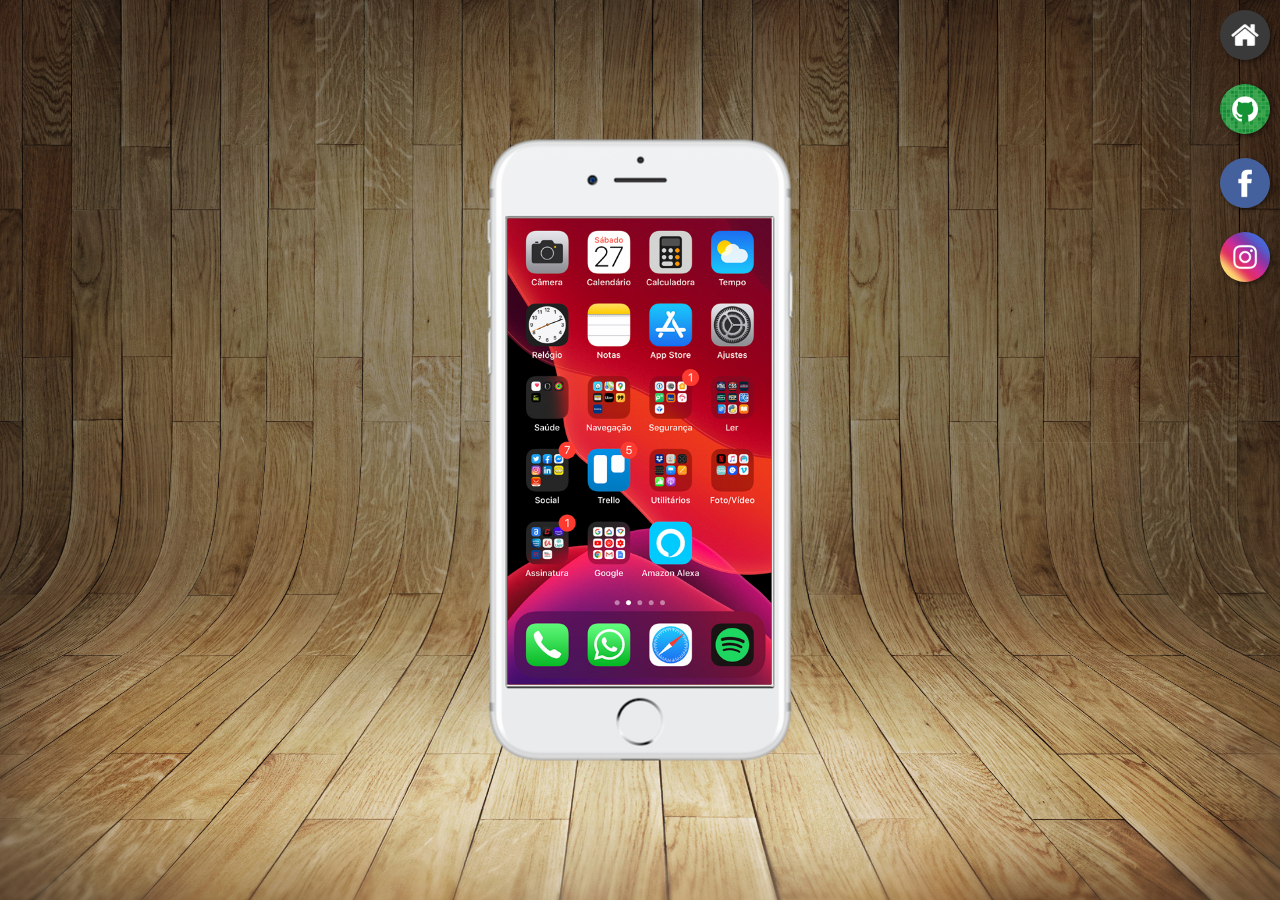
<file: index.html>
<!DOCTYPE html>
<html lang="pt-br">
<head>
    <meta charset="UTF-8">
    <meta name="viewport" content="width=device-width, initial-scale=1.0">
    <title>Projeto Redes Sociais</title>
    <link rel="shortcut icon" href="favicon.ico" type="image/x-icon">
    <link rel="stylesheet" href="estilos/style.css">
</head>
<body>
    <main>
        <section id="telefone">
            <iframe src="home.html" name="tela" id="tela">
                Seu navegador não é compatível com isso
            </iframe>
        </section>

        <section id="redes_sociais">
            <a href="home.html" target="tela">
                <img src="imagens/logo-home.jpg" alt="">
            </a> <br>
            <a href="github.html" target="tela">
                <img src="imagens/logo-github.jpg" alt="">
            </a> <br>
            <a href="facebook.html" target="tela">
                <img src="imagens/logo-facebook.jpg" alt="">
            </a> <br>
            <a href="instagram.html" target="tela">
                <img src="imagens/logo-instagram.jpg" alt="">
            </a> <br>
        </section>
    </main>
</body>
</html>
</file>
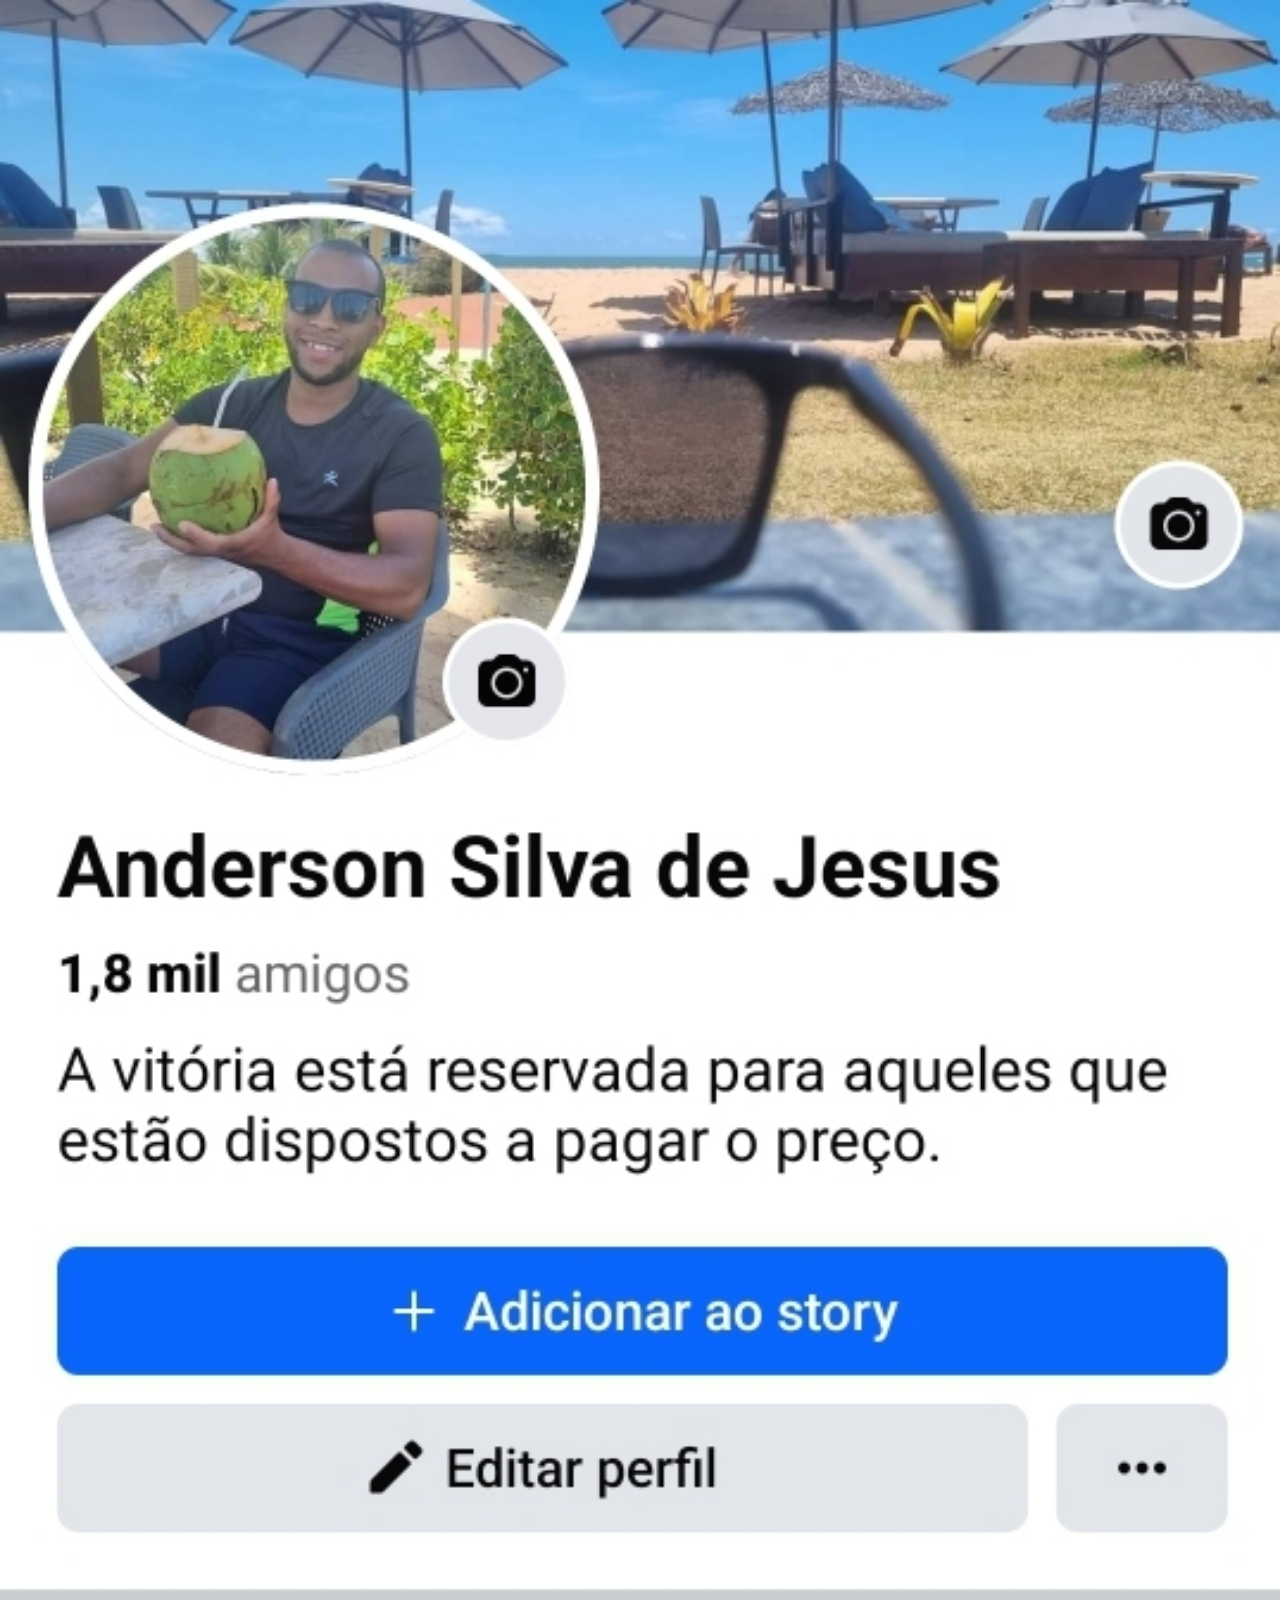
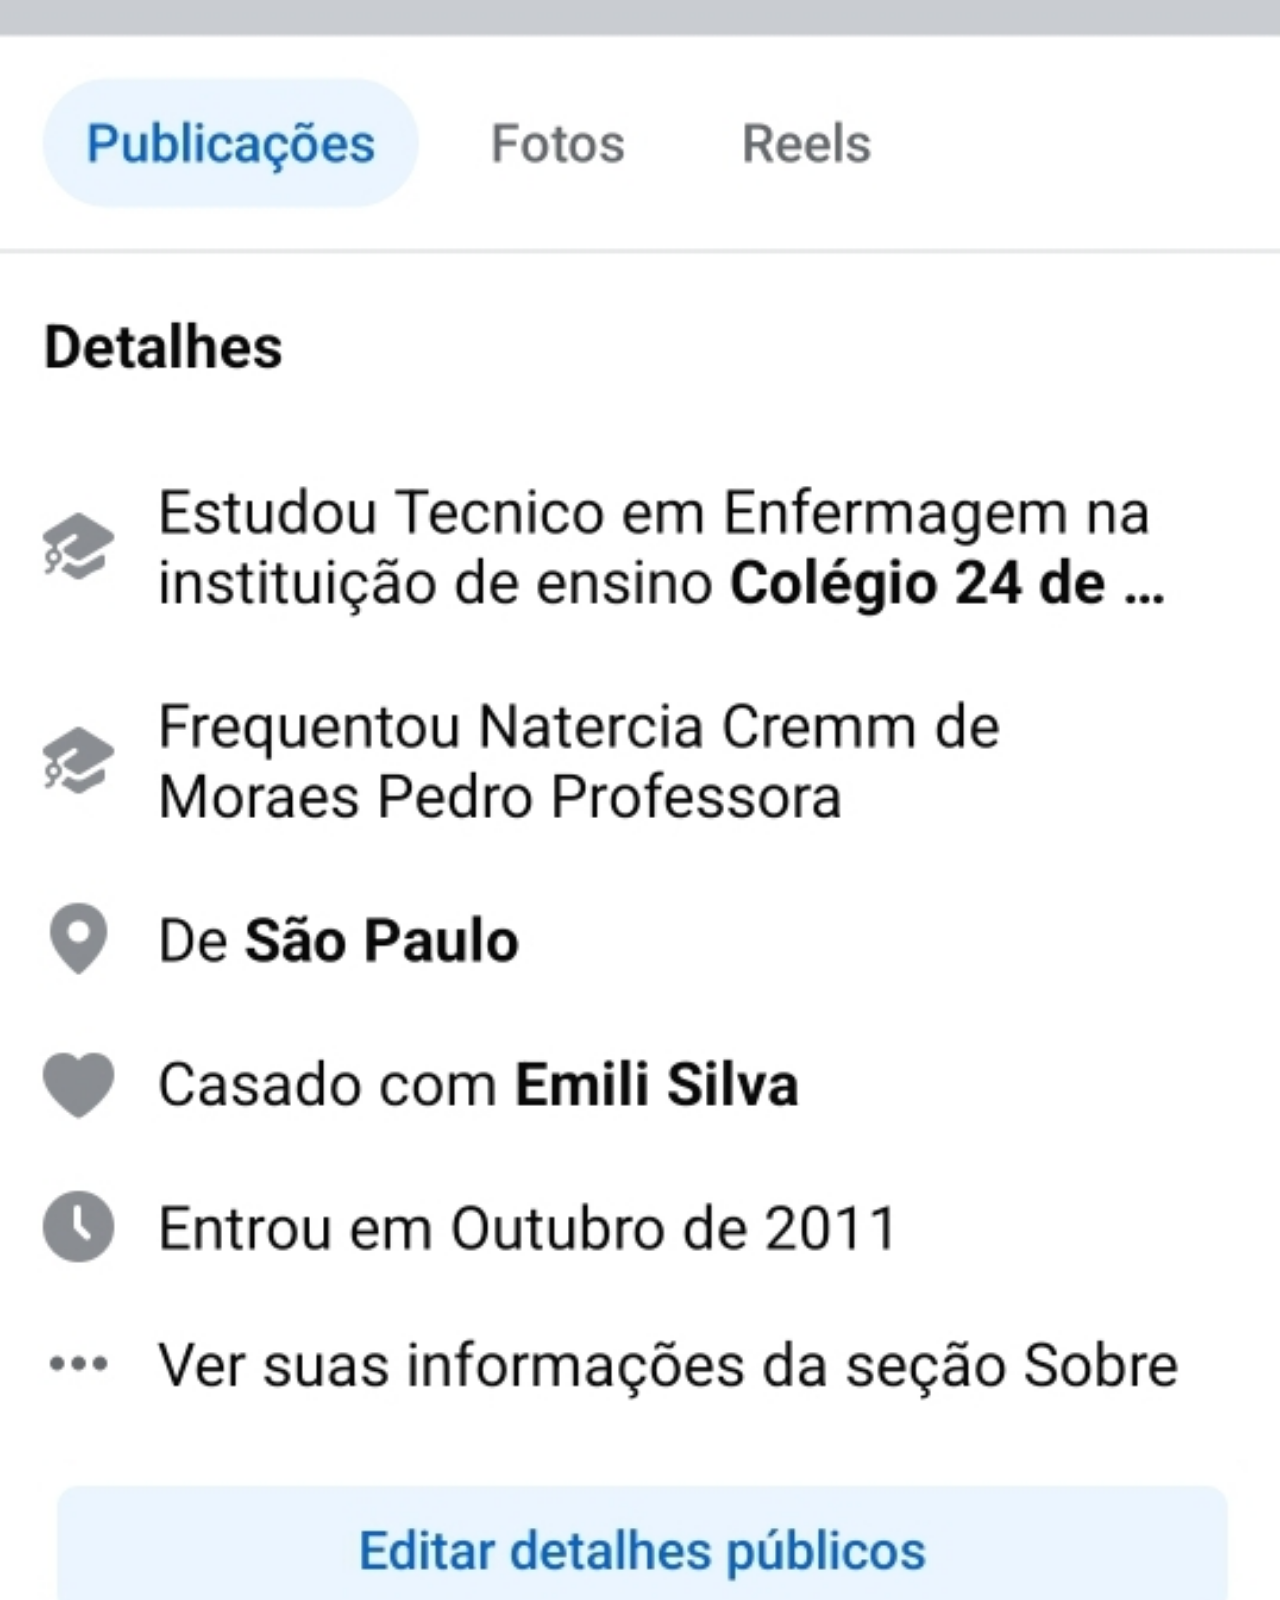
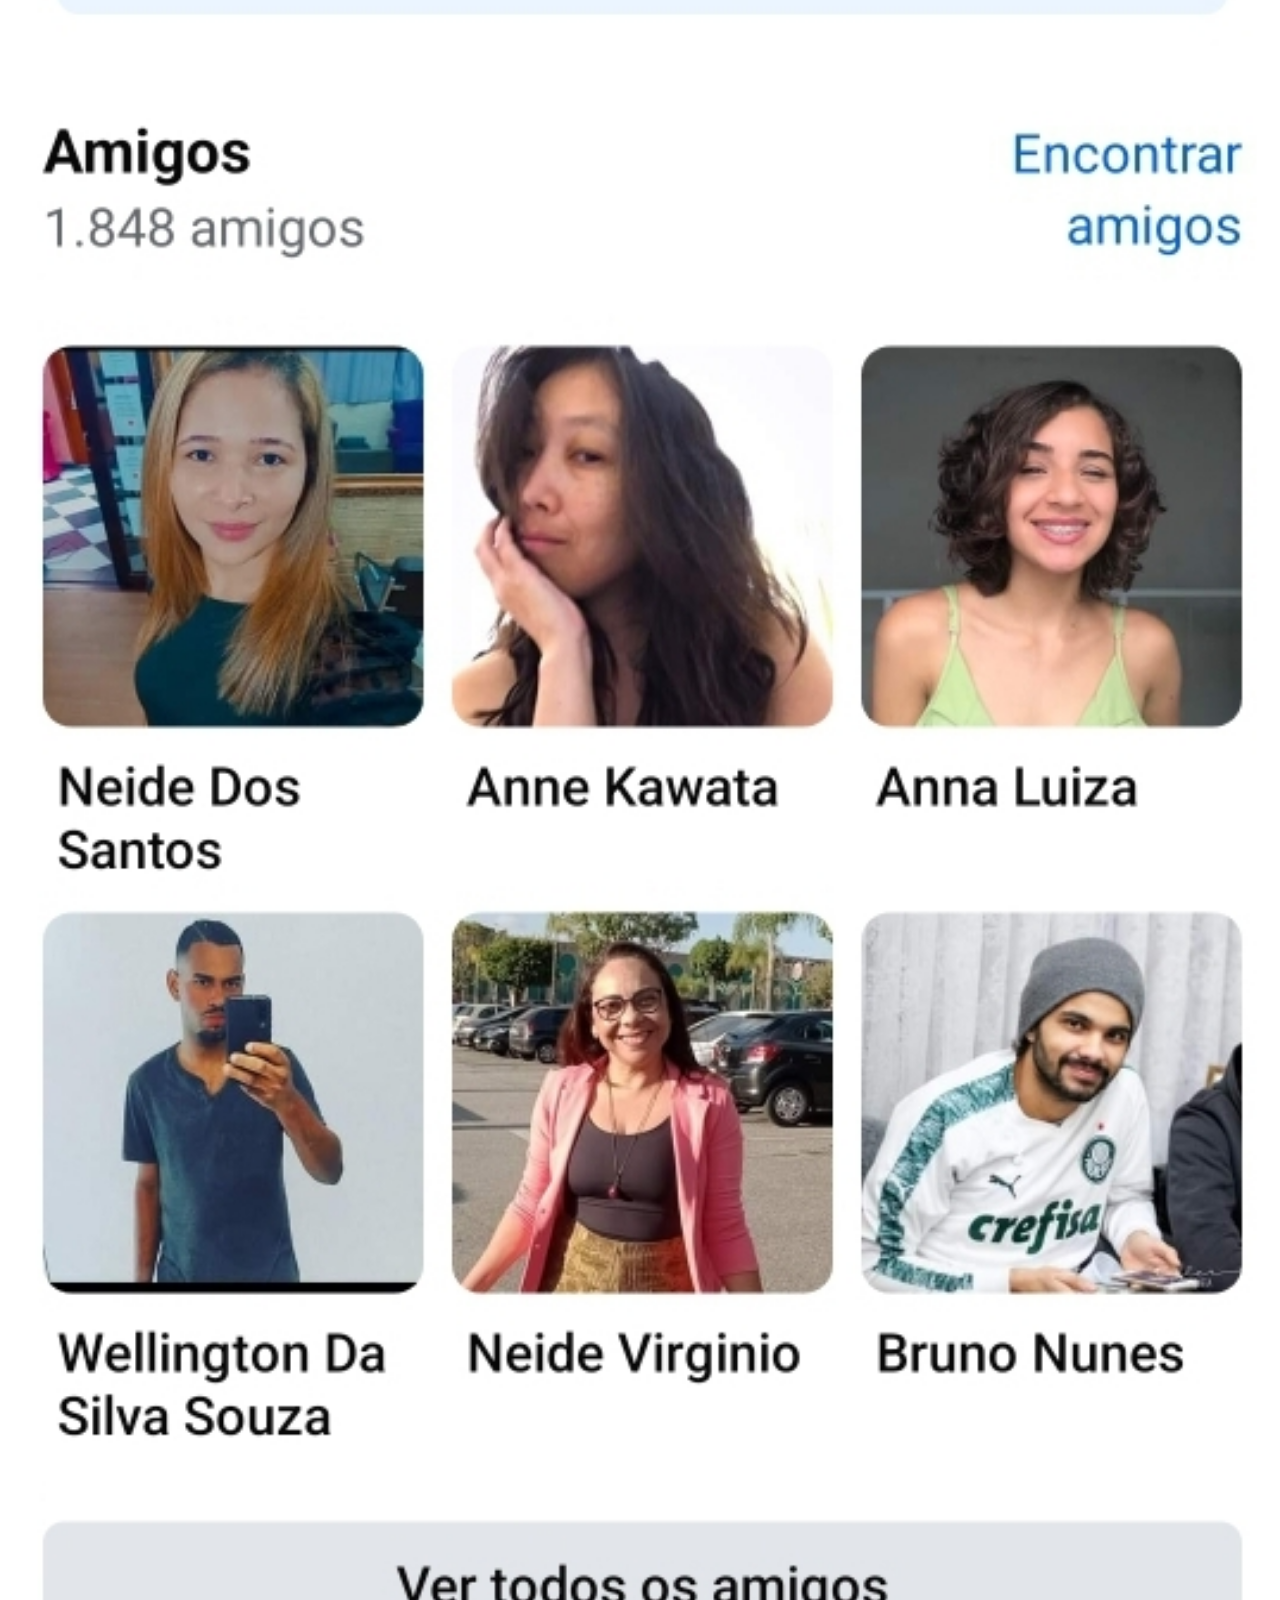
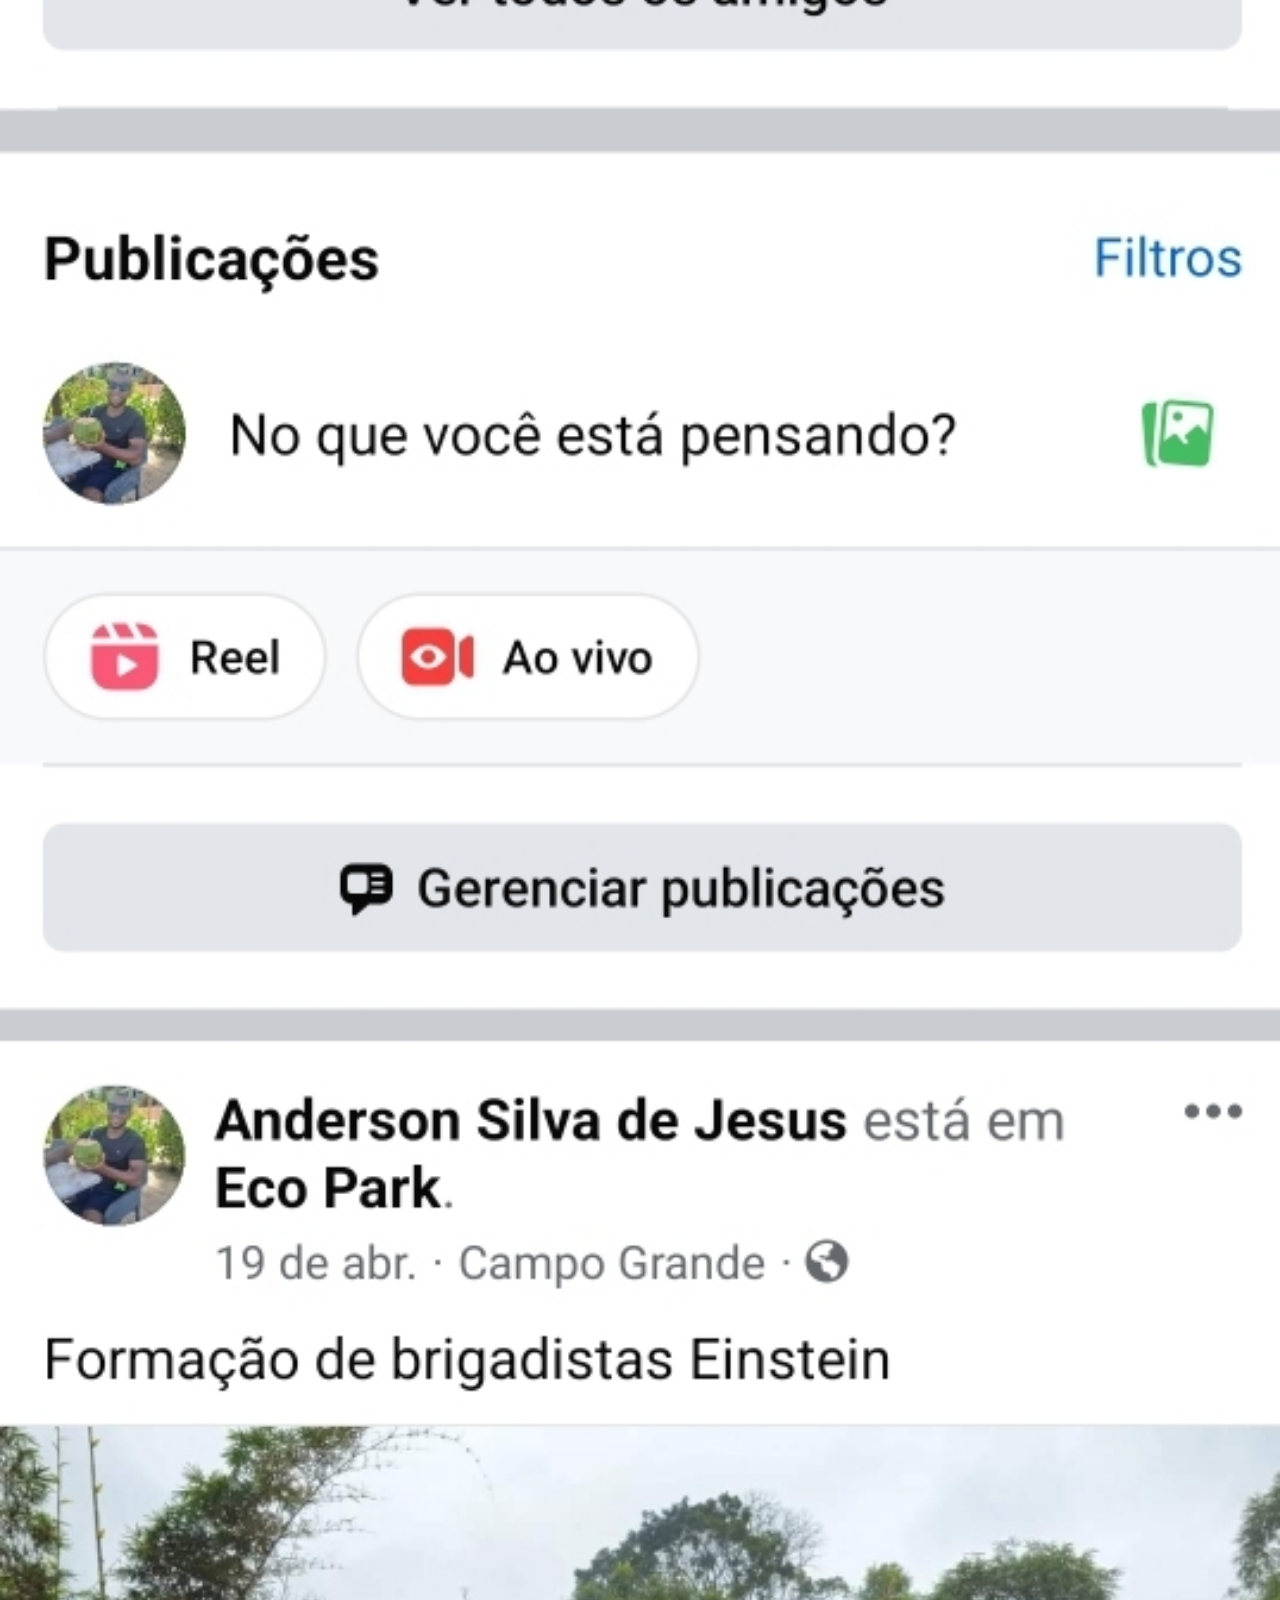
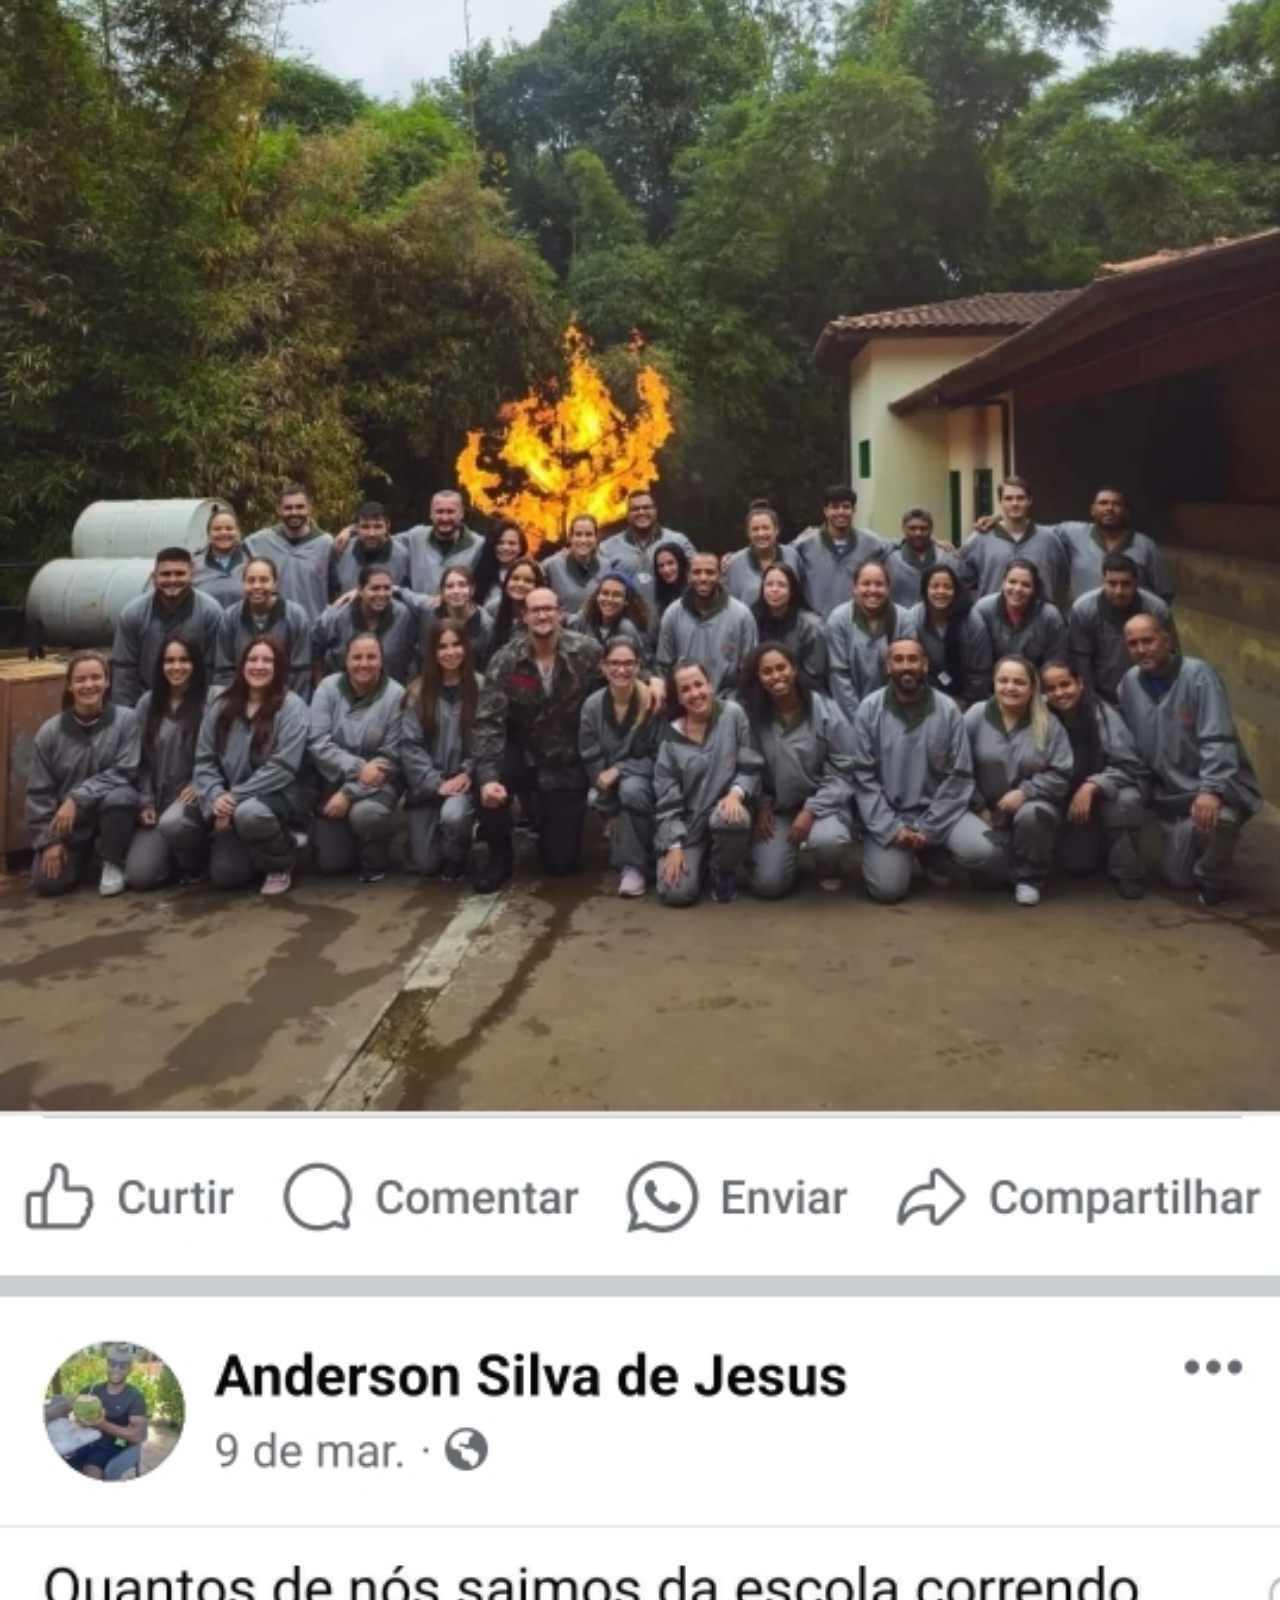
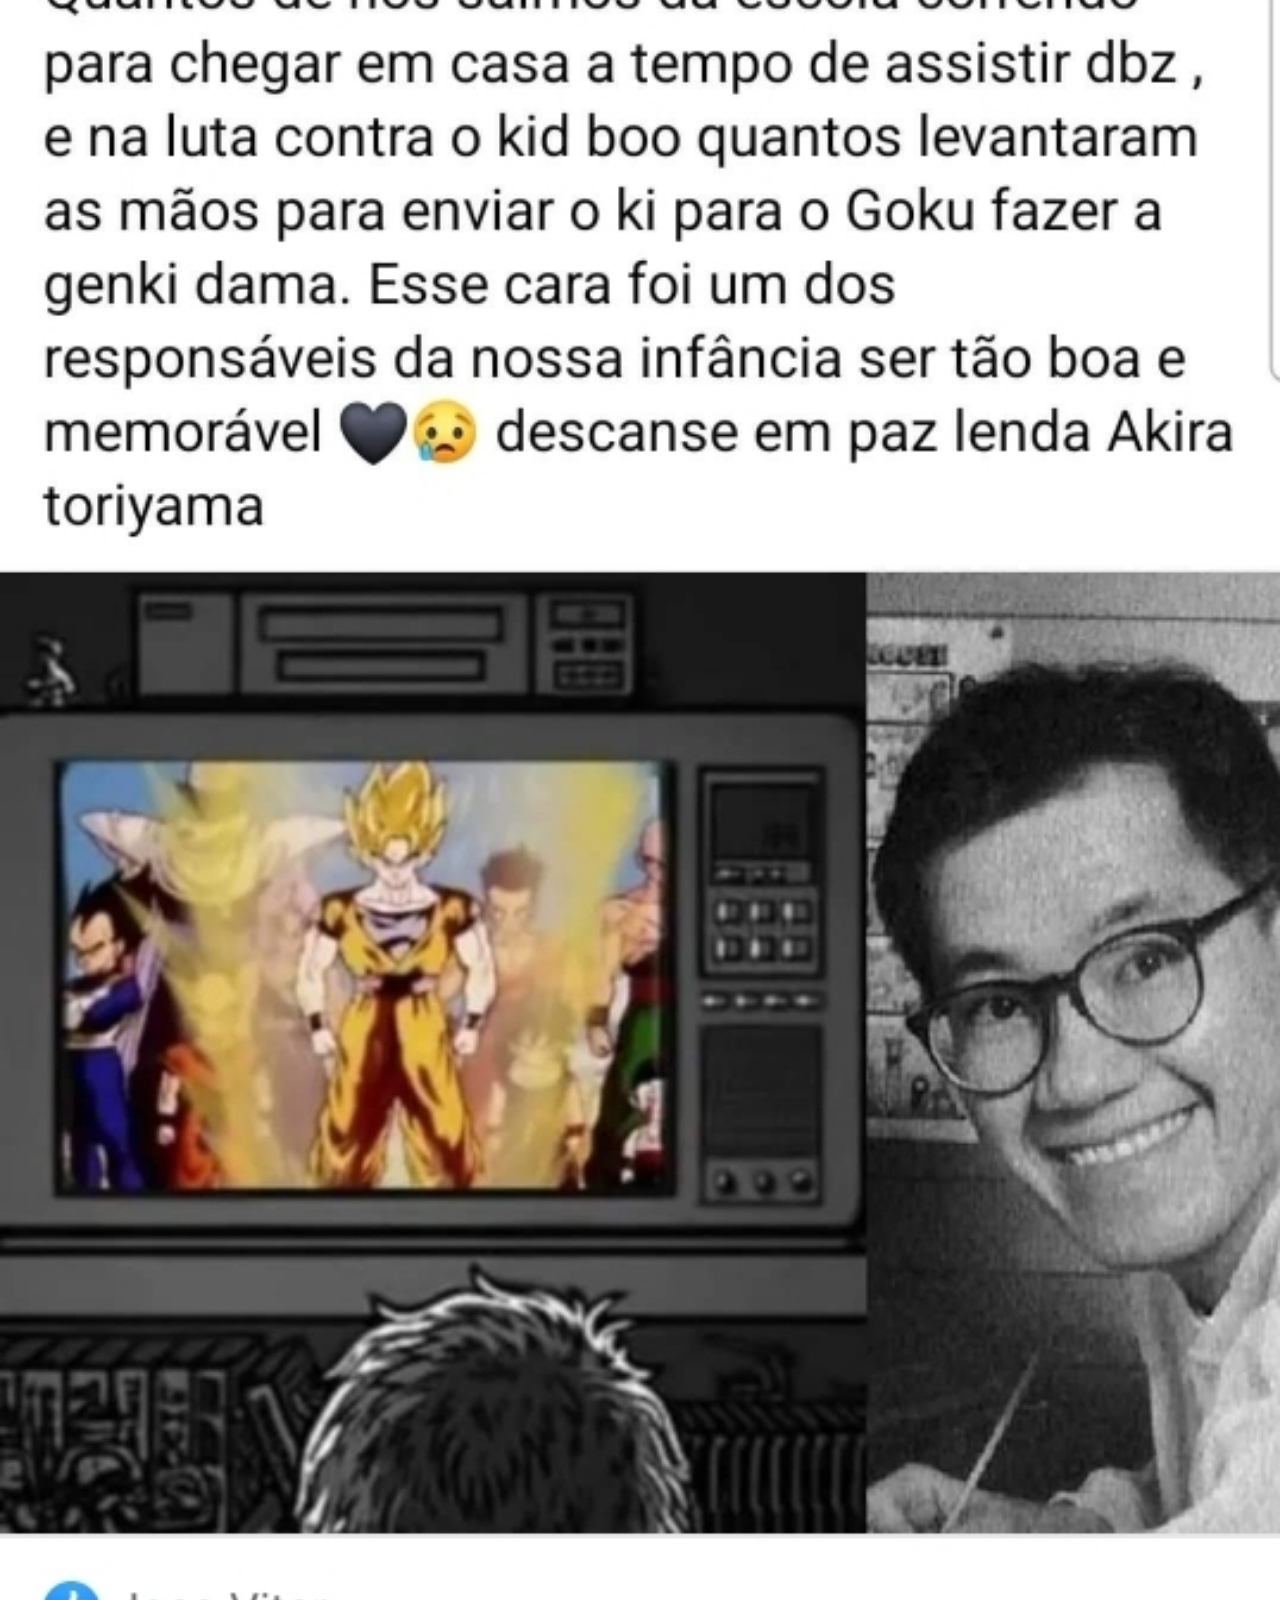
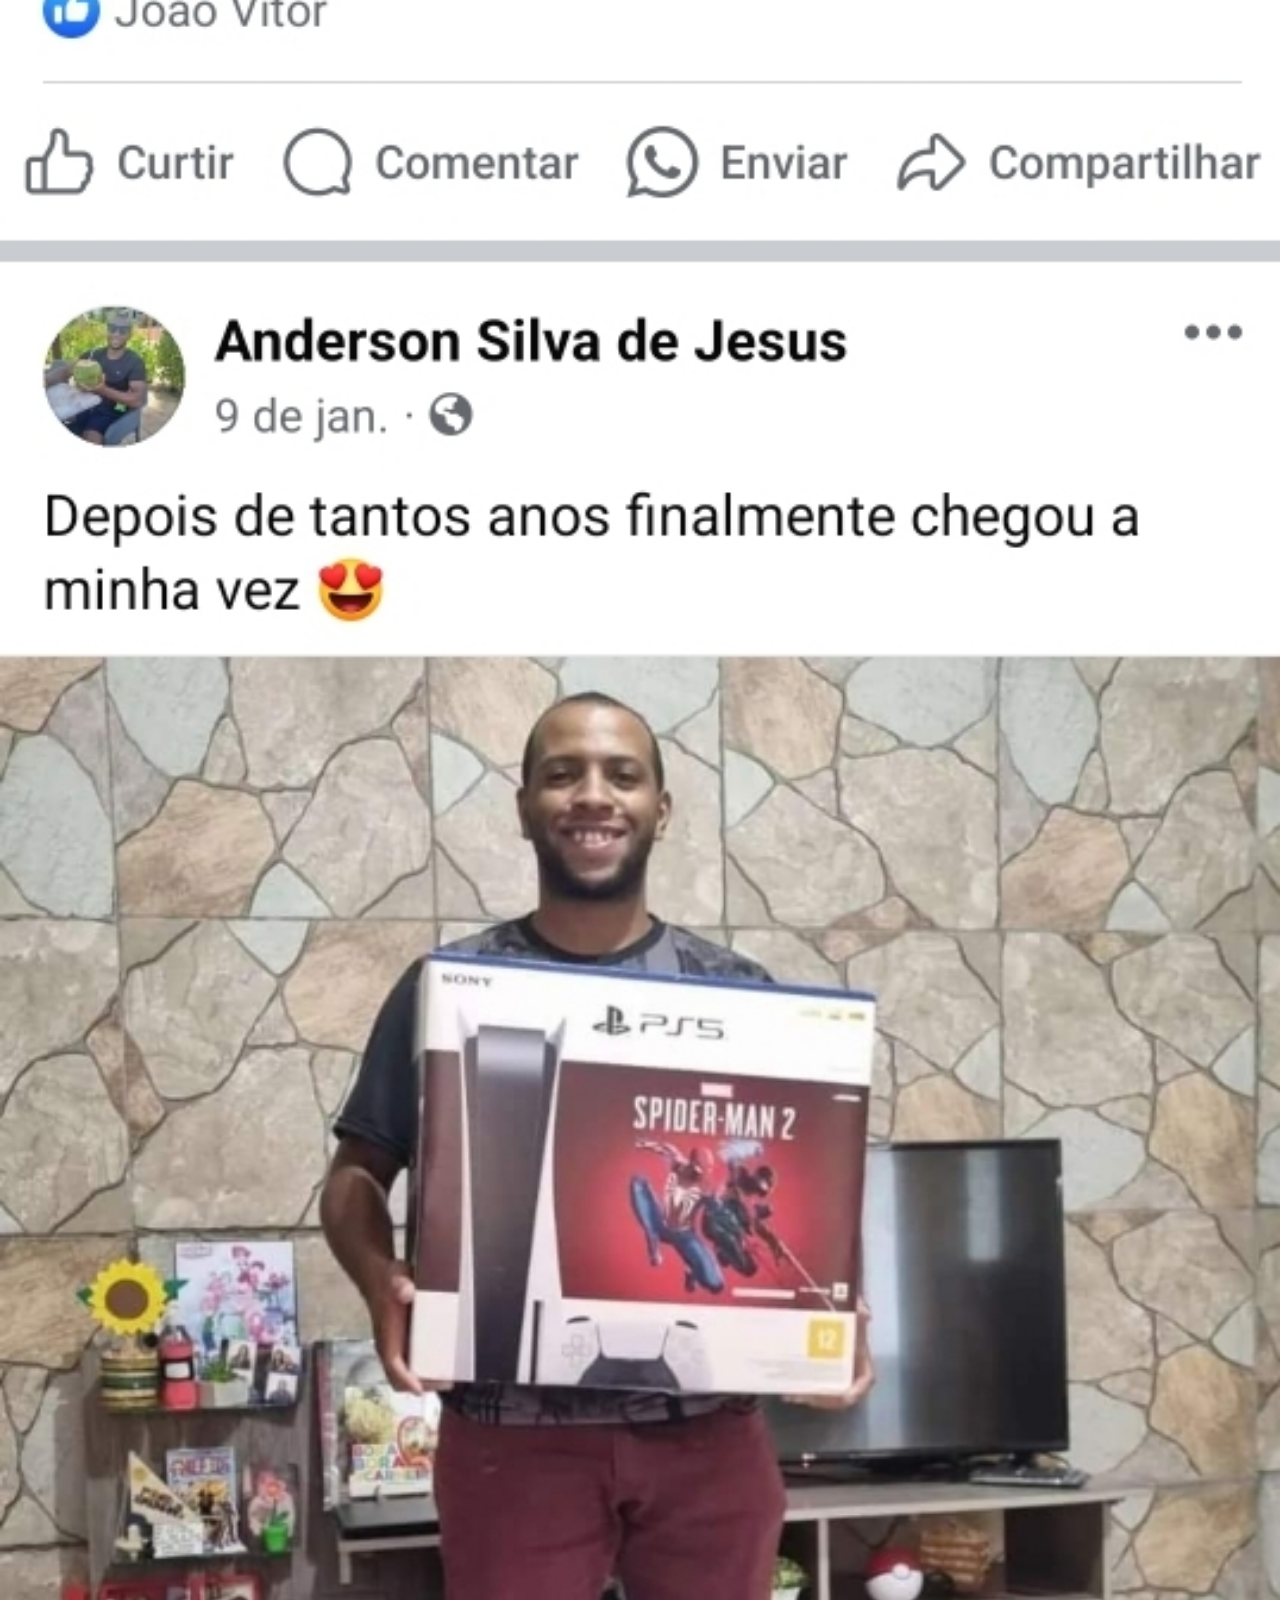
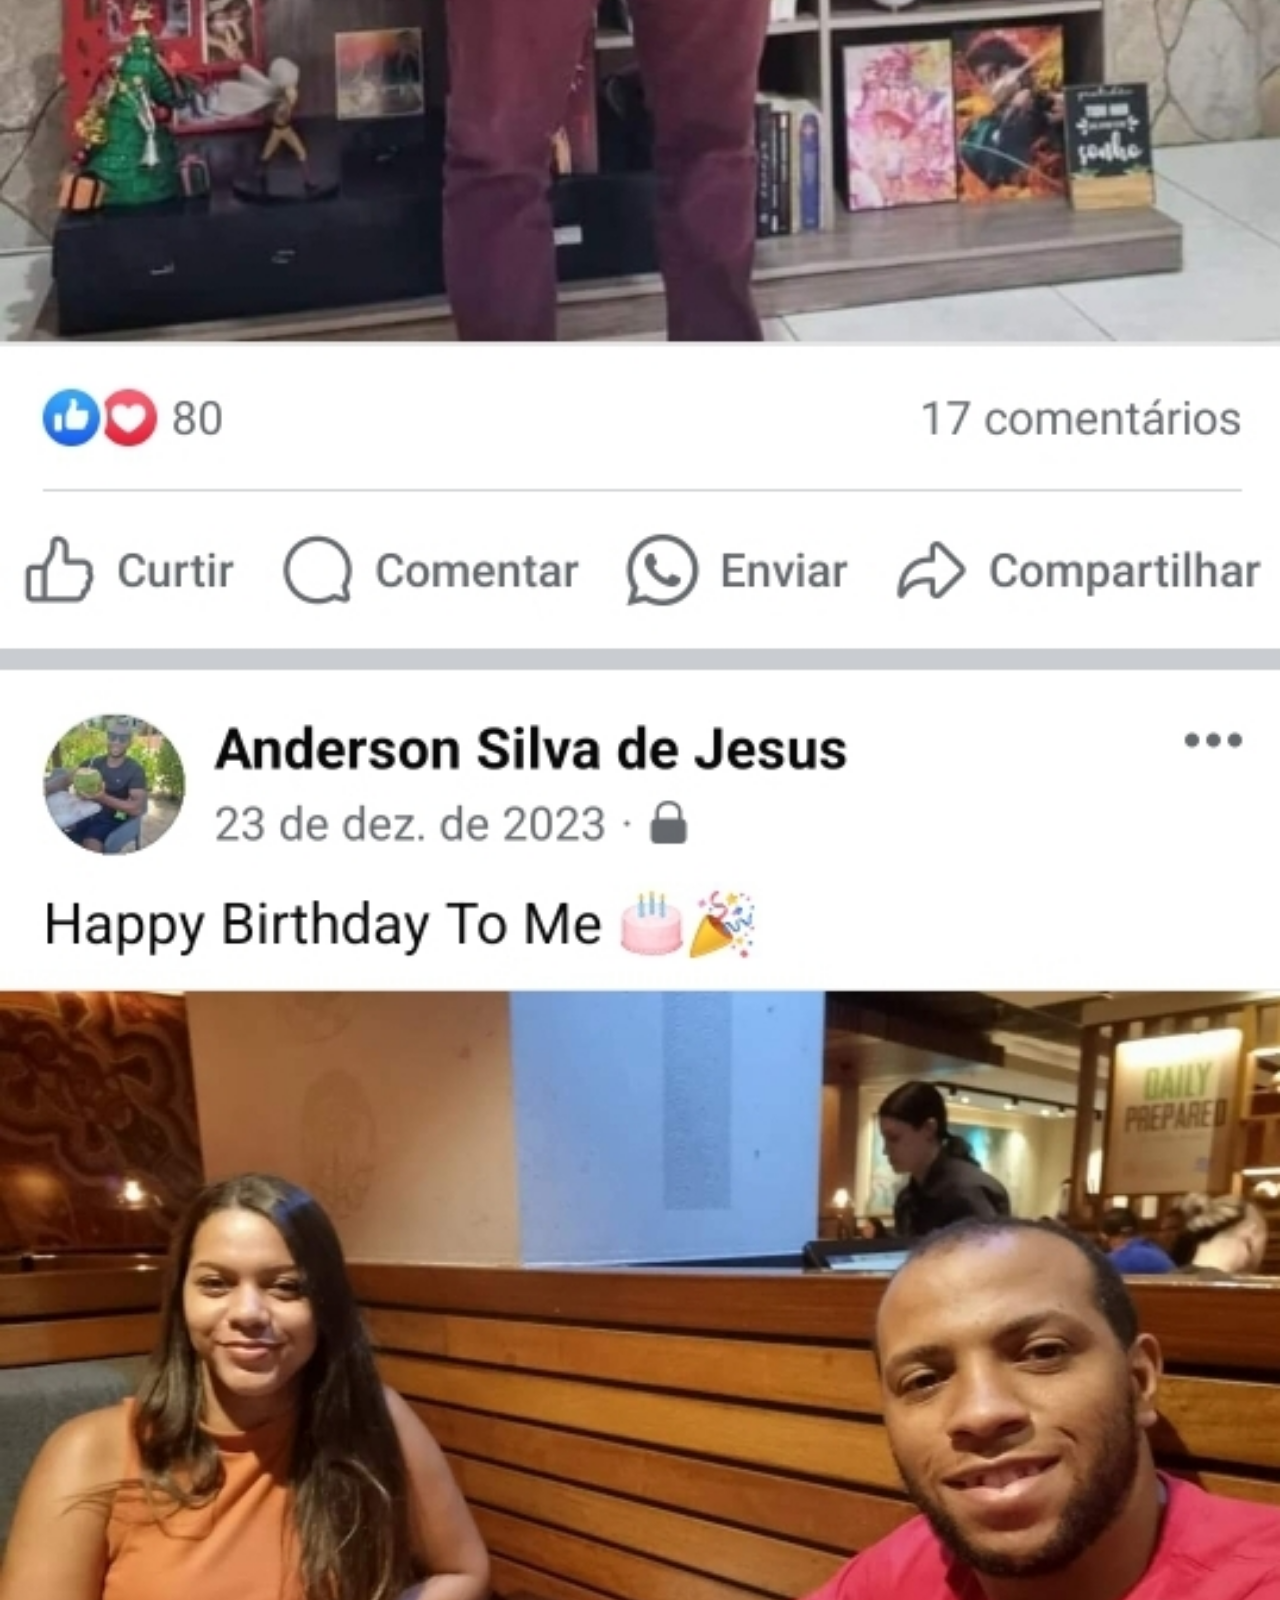
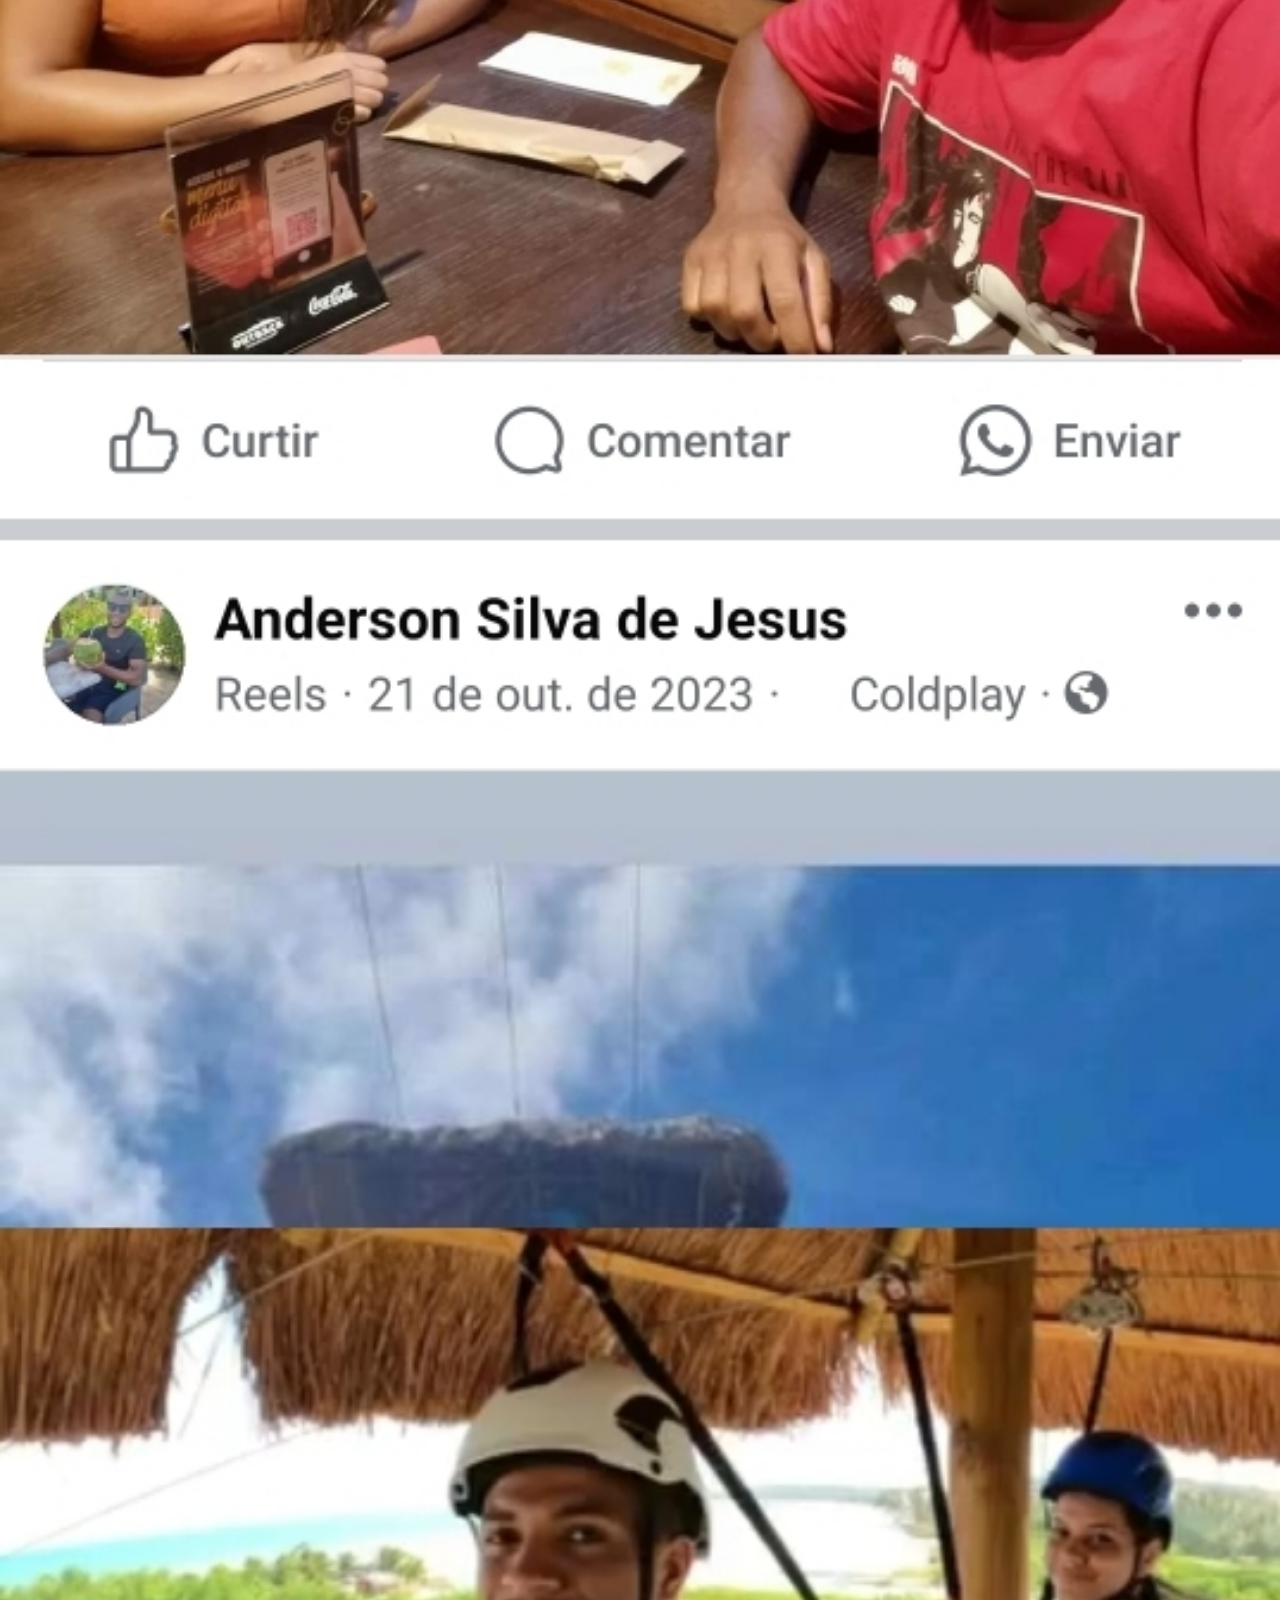
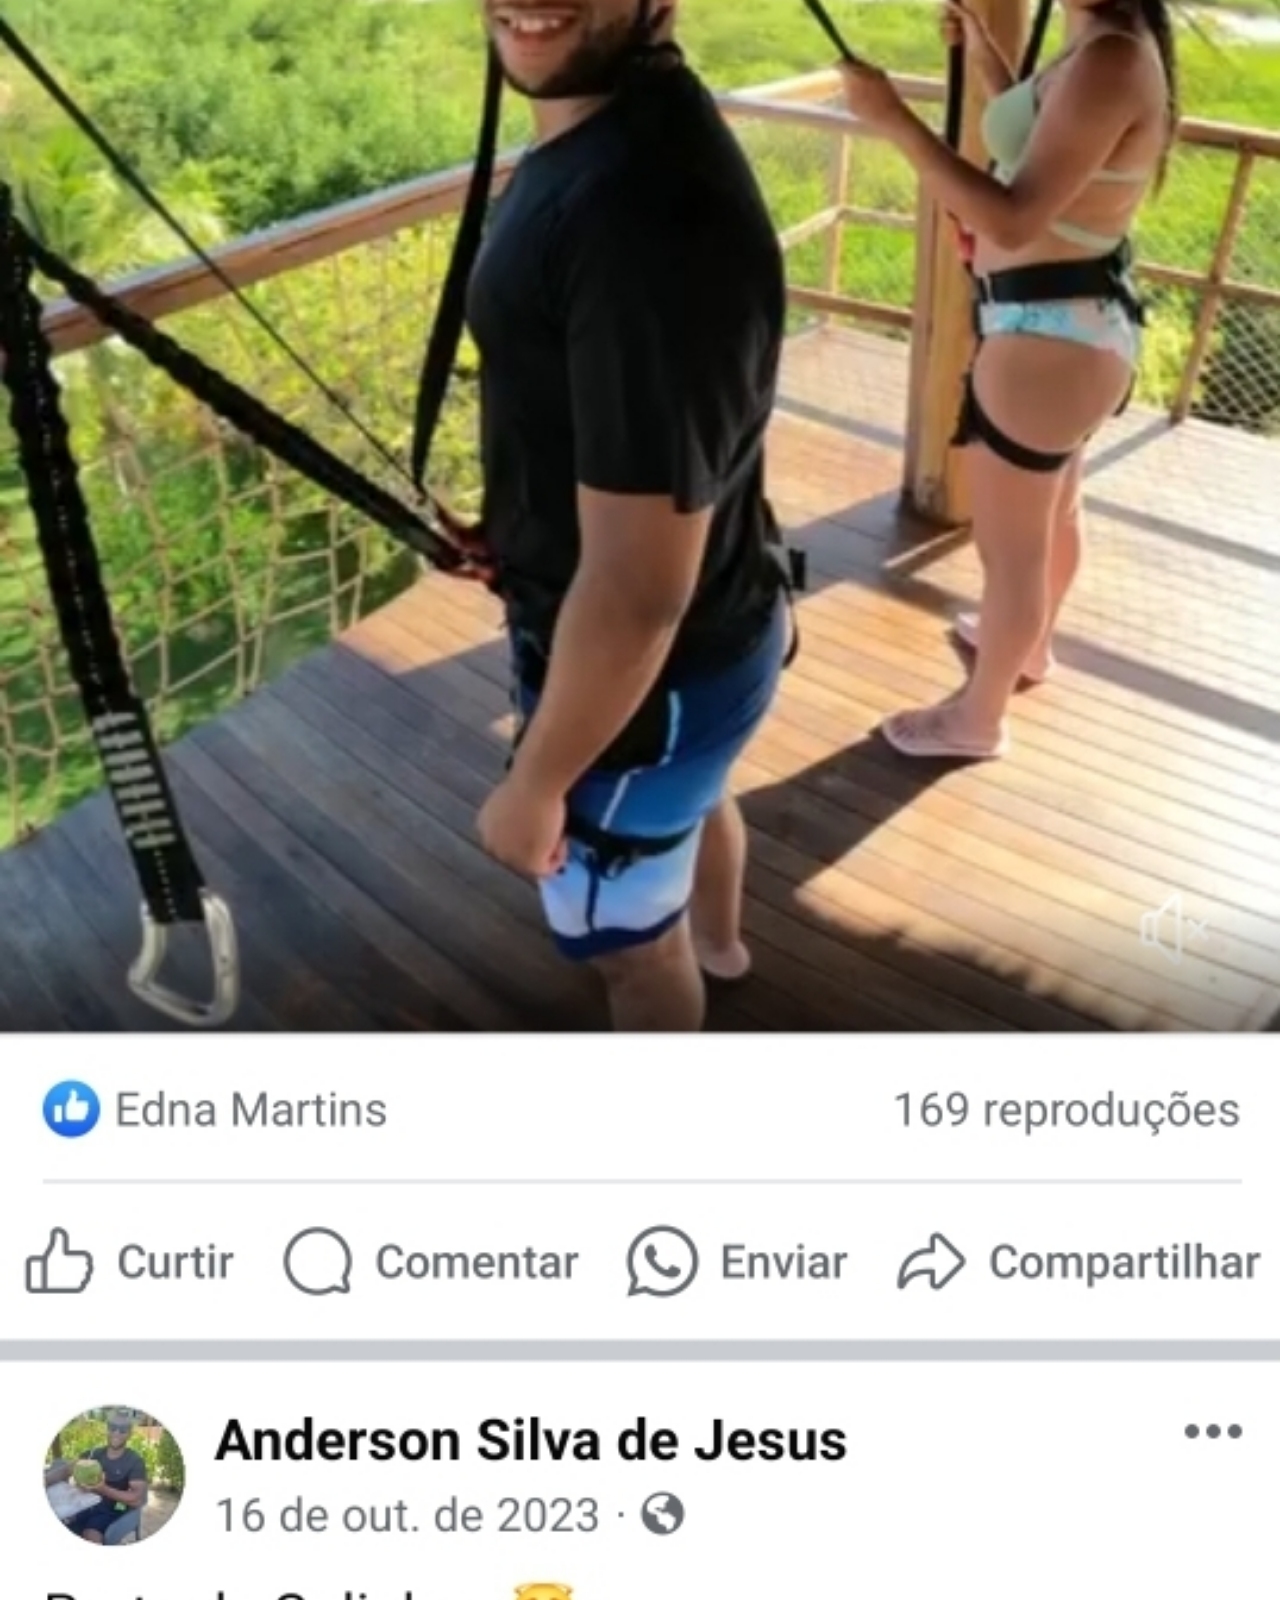
<file: facebook.html>
<!DOCTYPE html>
<html lang="pt-br">
<head>
    <meta charset="UTF-8">
    <meta name="viewport" content="width=device-width, initial-scale=1.0">
    <title>Github</title>
    <link rel="stylesheet" href="style_dos_botoes.css">
</head>

<body>
    <img src="imagens/facebook.jpg" alt="Facebook">
    <a href="https://www.facebook.com" target="_blank">Acesse</a>
</body>
</html>
</file>
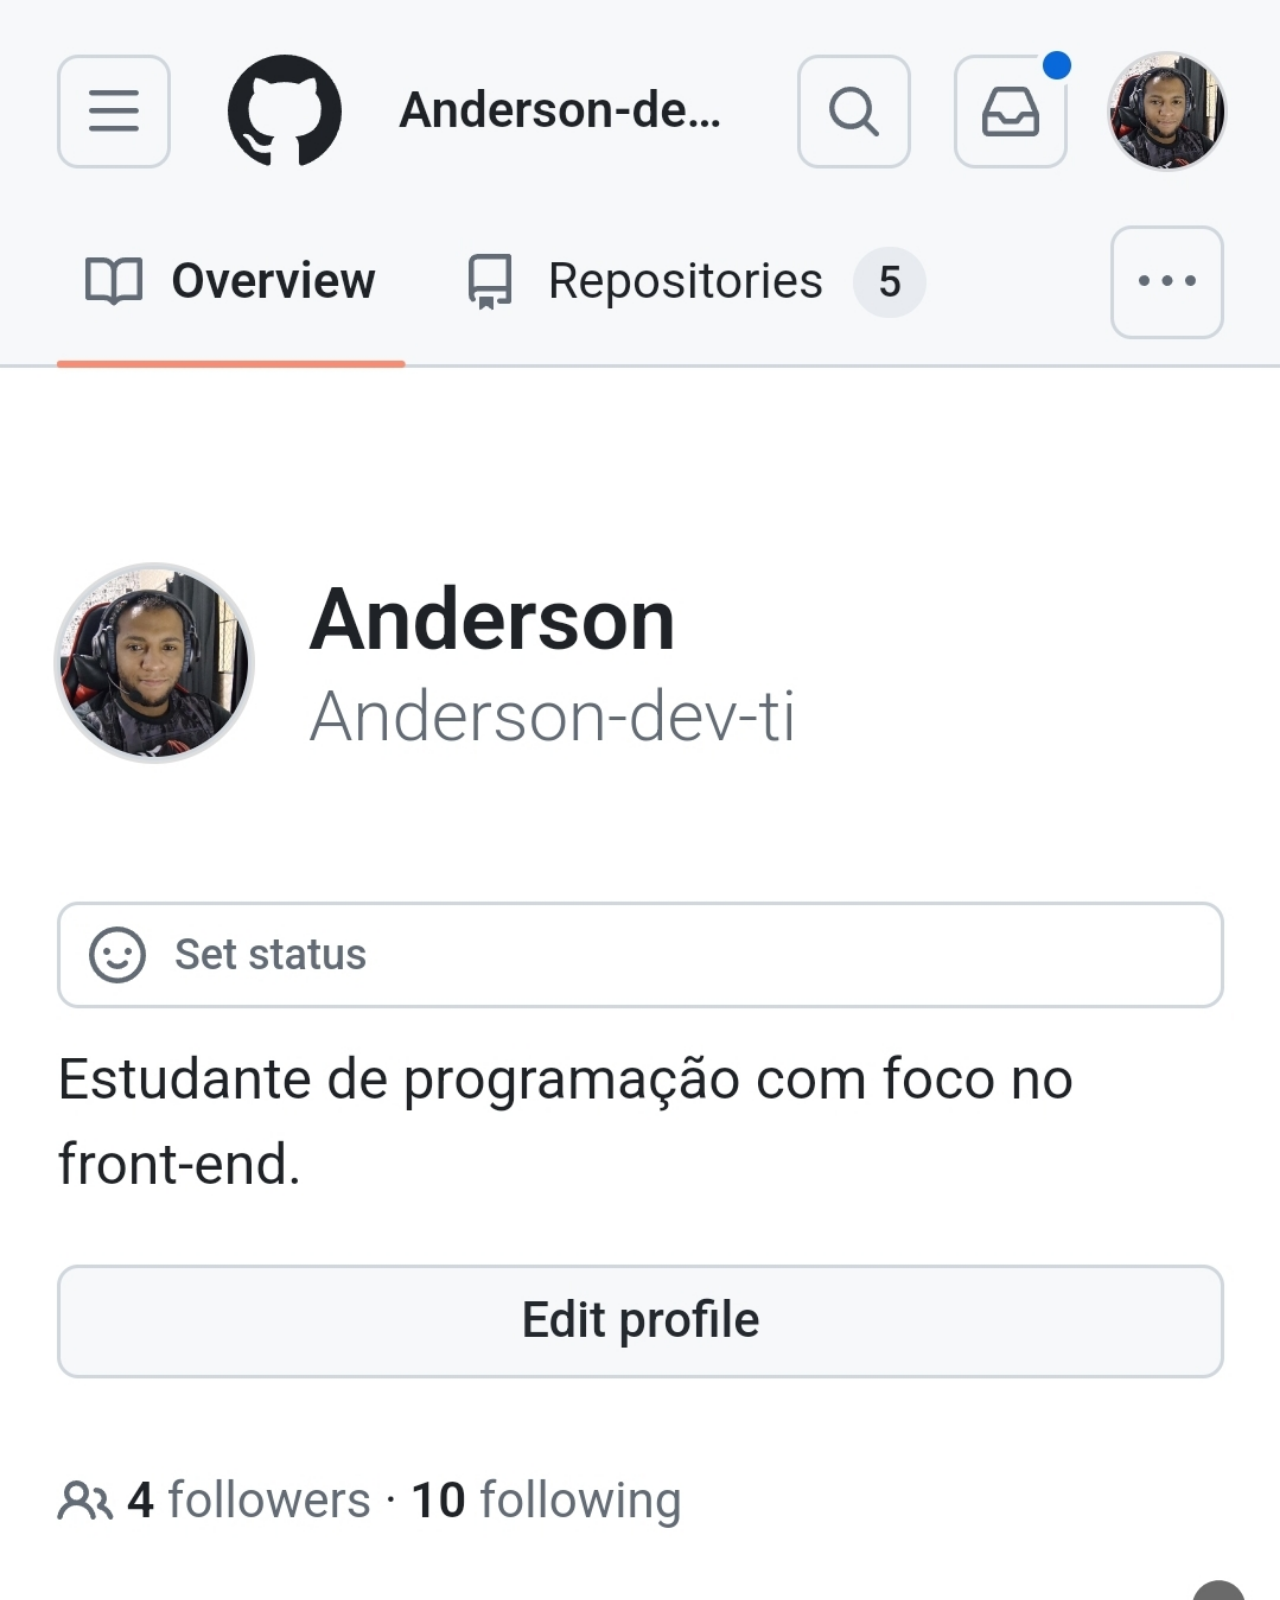
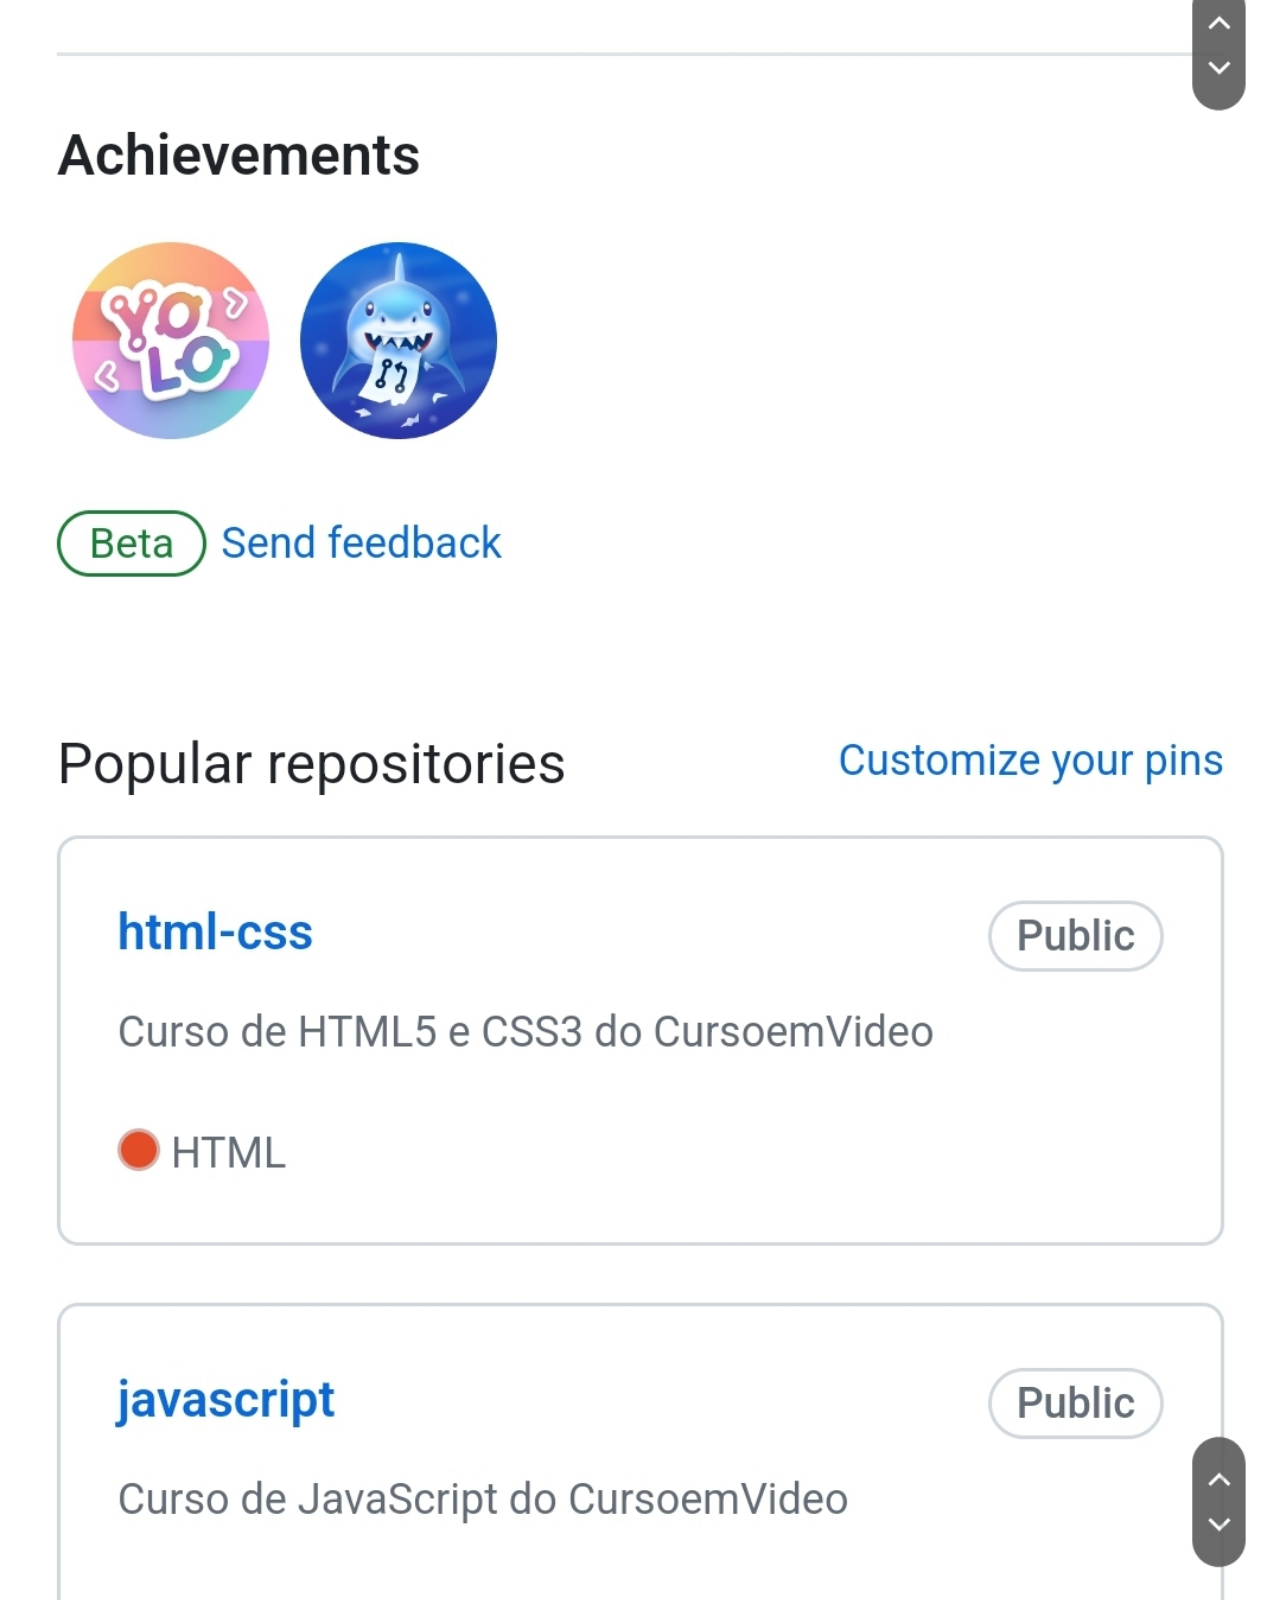
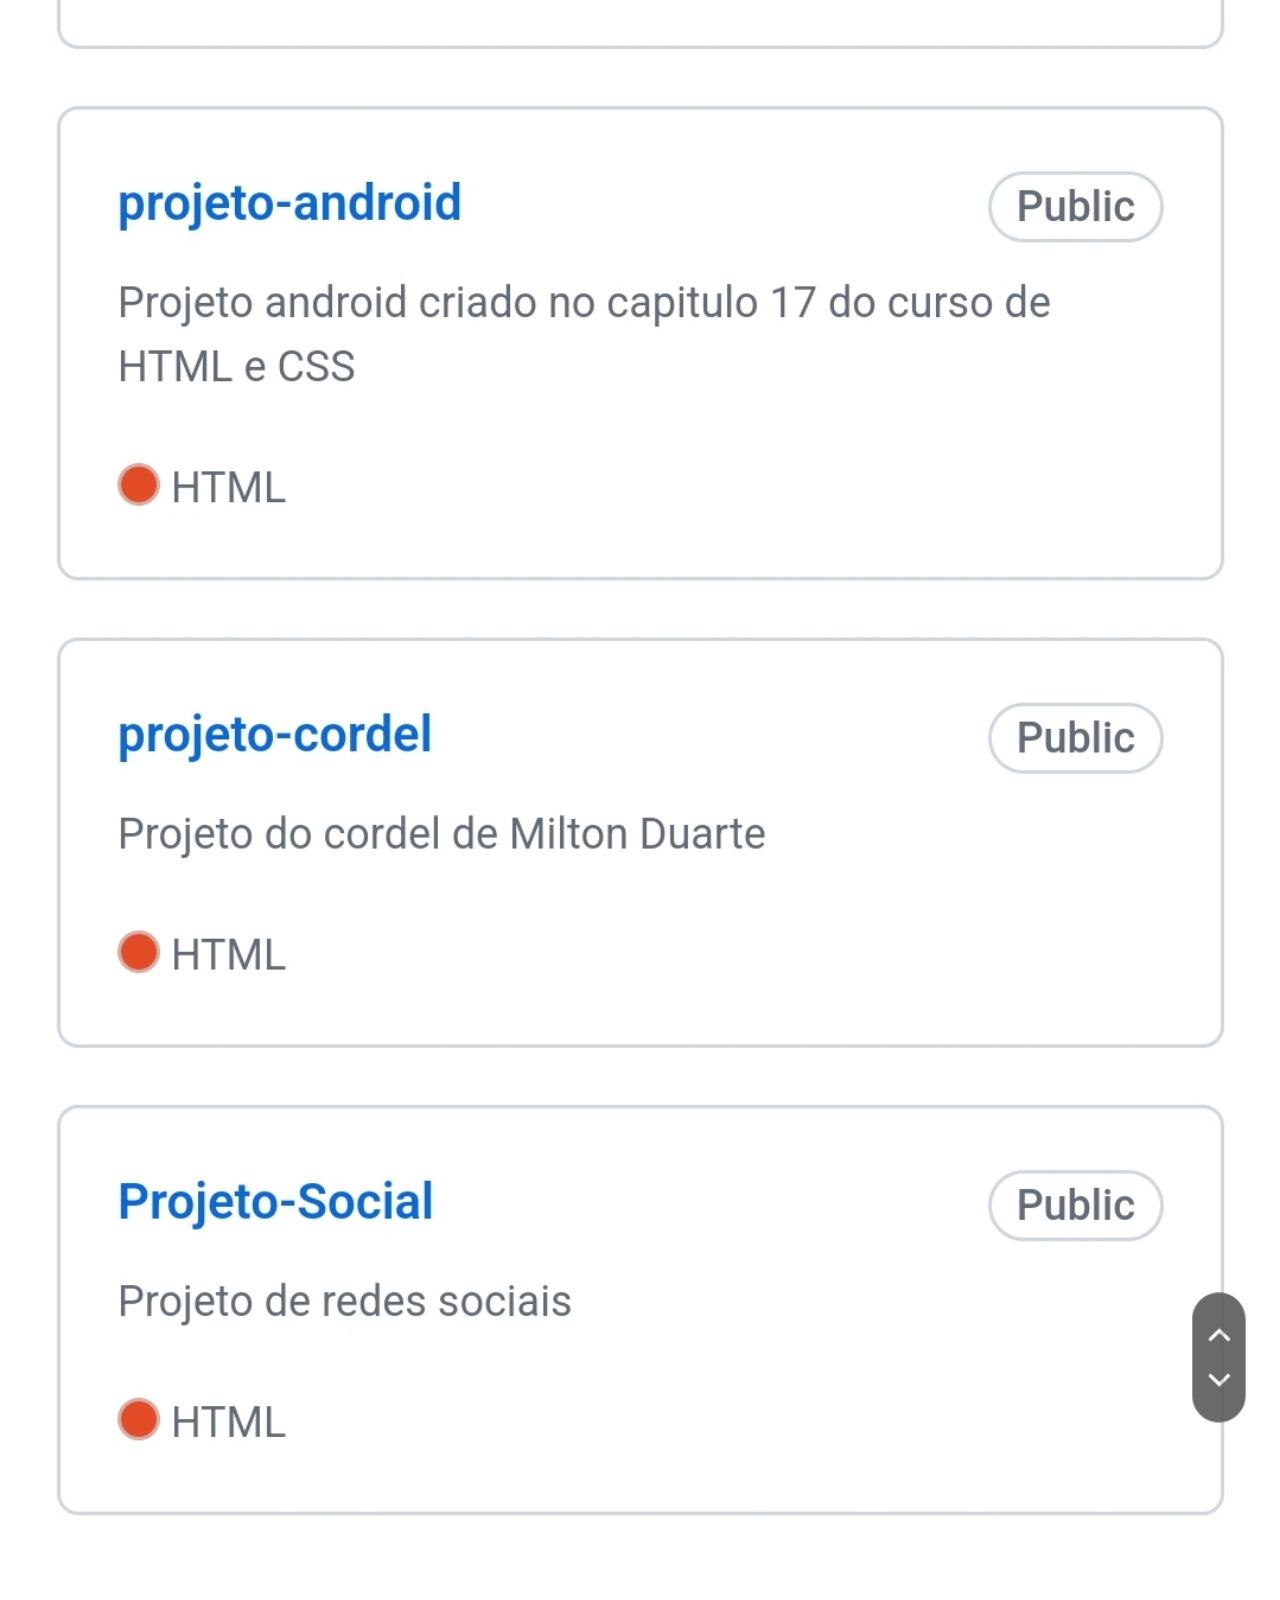
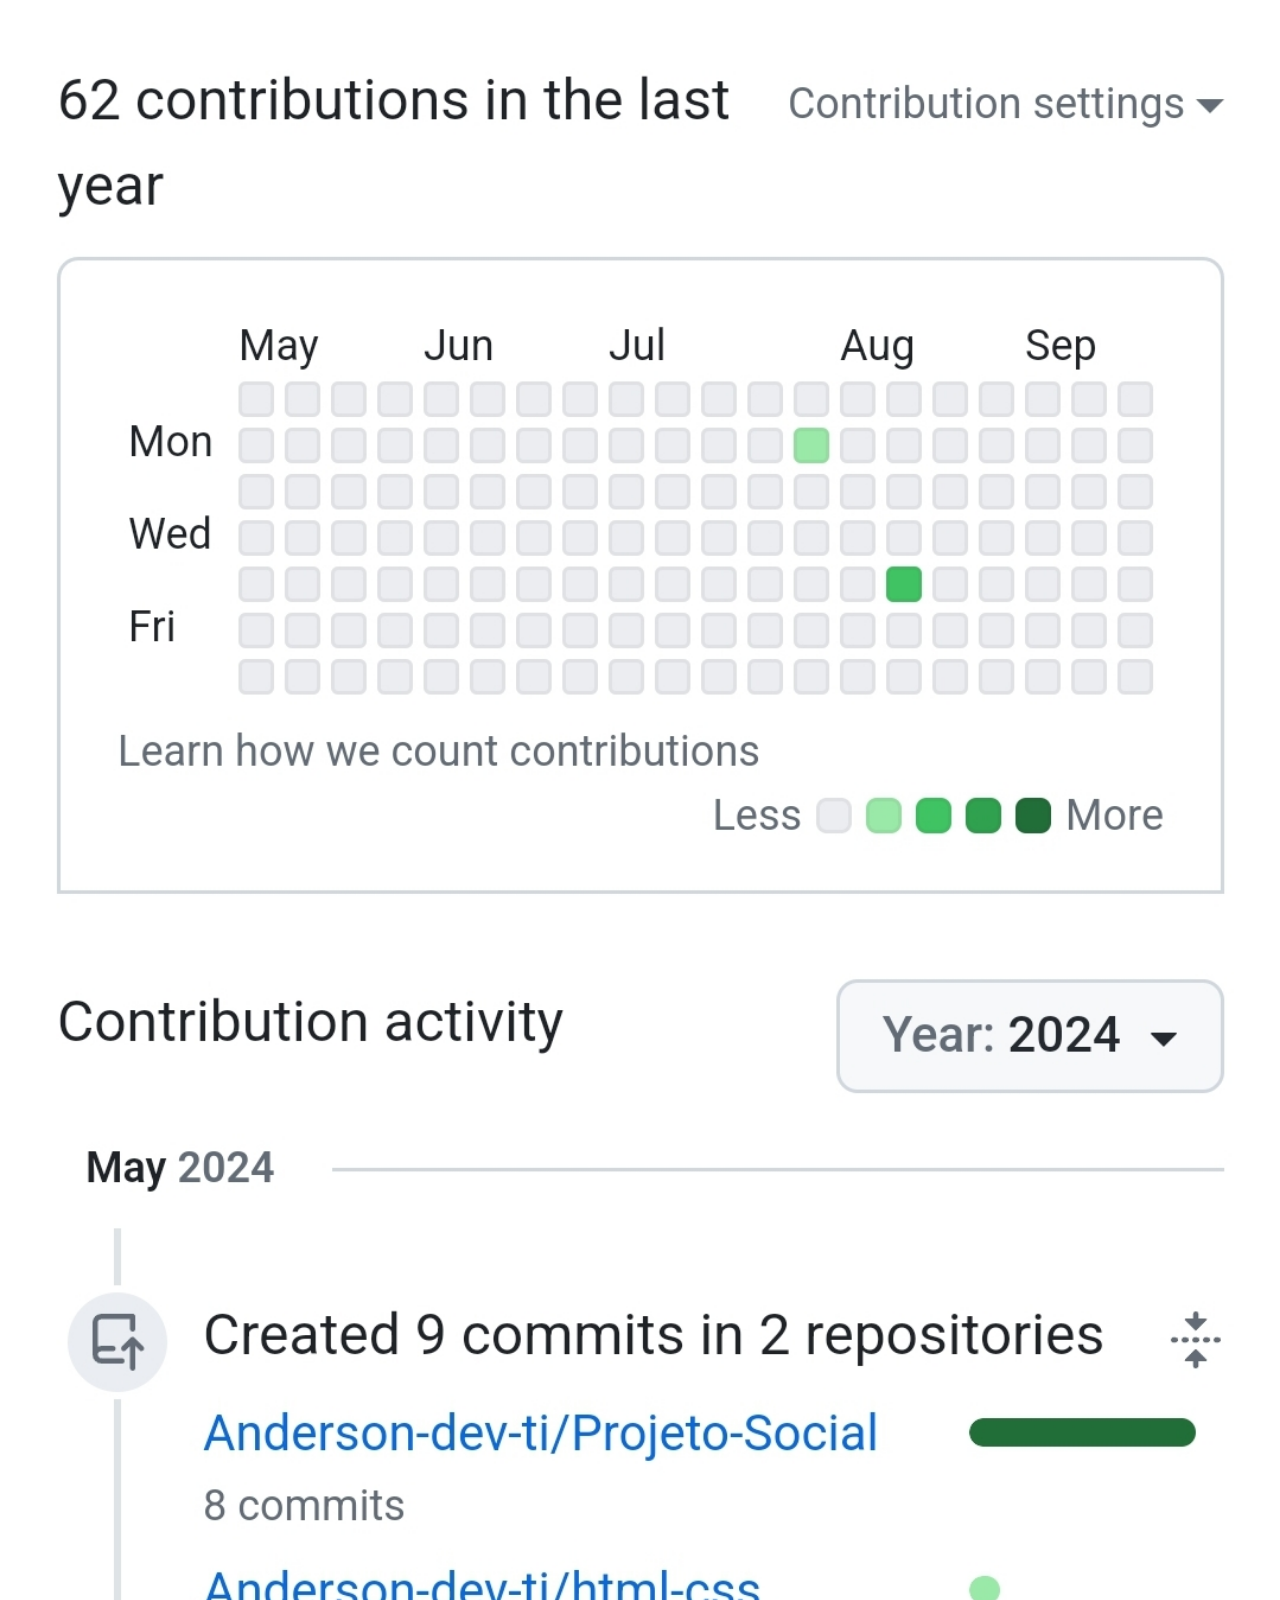
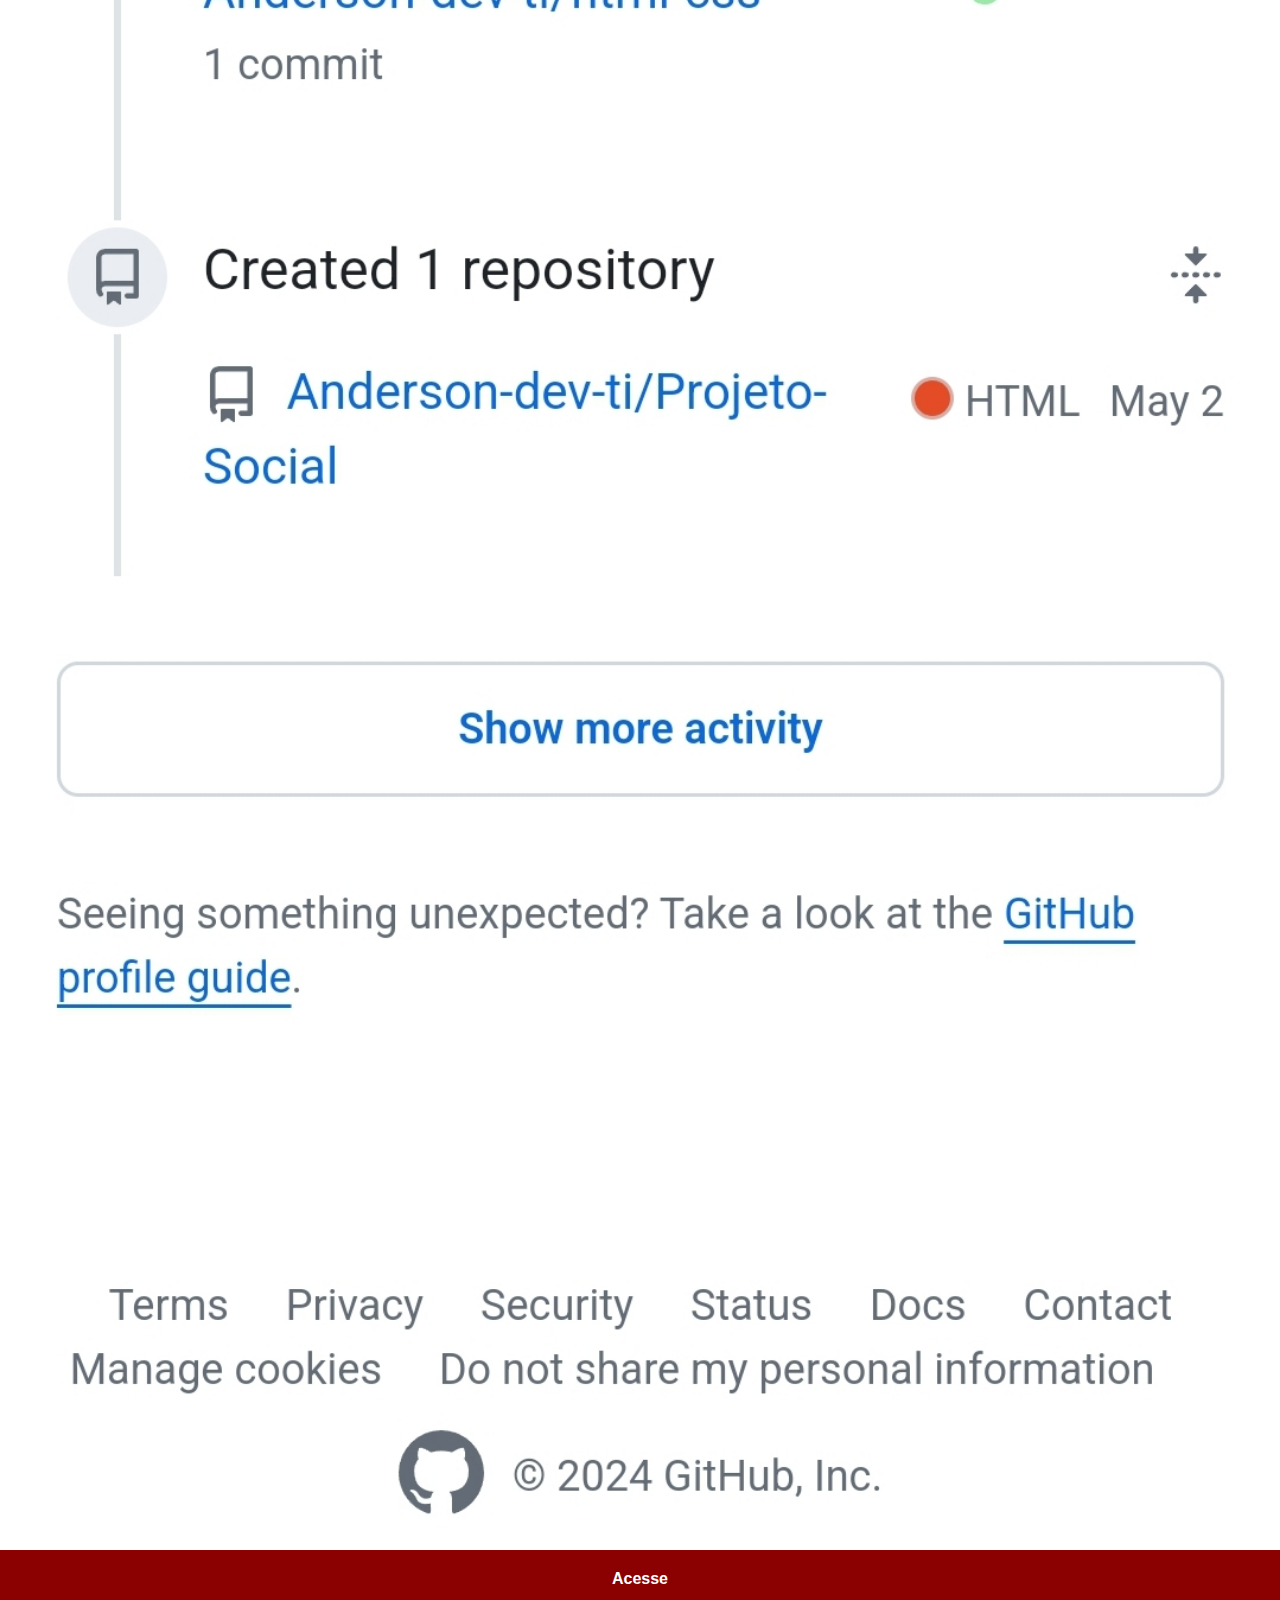
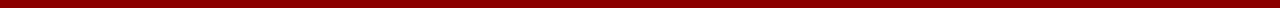
<file: github.html>
<!DOCTYPE html>
<html lang="pt-br">
<head>
    <meta charset="UTF-8">
    <meta name="viewport" content="width=device-width, initial-scale=1.0">
    <title>Github</title>
    <link rel="stylesheet" href="style_dos_botoes.css">
</head>

<body>
    <img src="imagens/github.jpg" alt="GitHub">
    <a href="https://github.com/Anderson-dev-ti" target="_blank">Acesse</a>
</body>
</html>
</file>
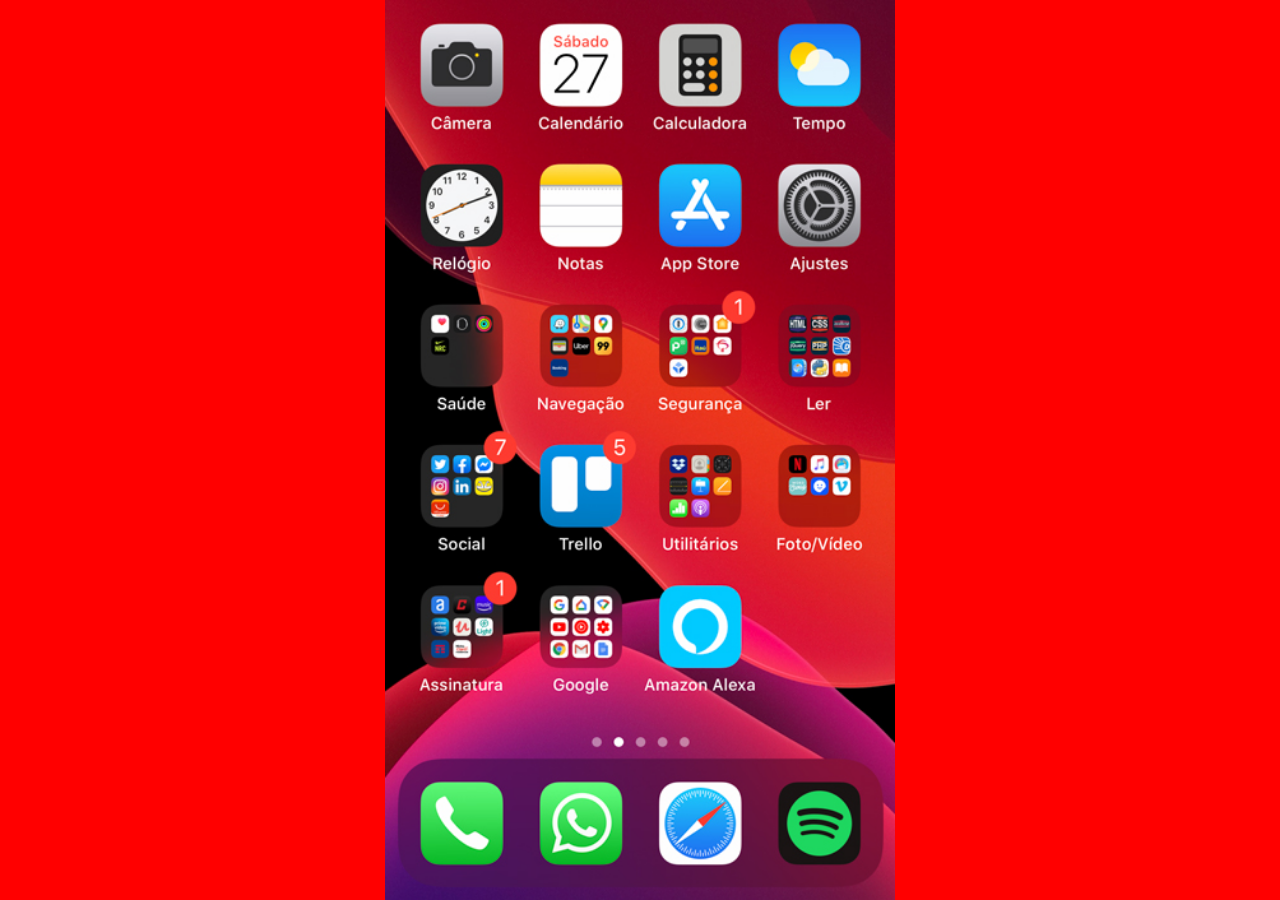
<file: home.html>
<!DOCTYPE html>
<html lang="pt-br">
<head>
    <meta charset="UTF-8">
    <meta name="viewport" content="width=device-width, initial-scale=1.0">
    <title>Home</title>

    <style>
        * {
            margin: 0px;
            padding: 0px;
        }

        body {
            width: 100vw;
            height: 100vh;
            background-color: red;
            background-image: url('imagens/tela-home.jpg');
            background-repeat: no-repeat;
            background-position: top center;
            background-size: contain;
        }
    </style>
</head>
<body>
    
</body>
</html>
</file>
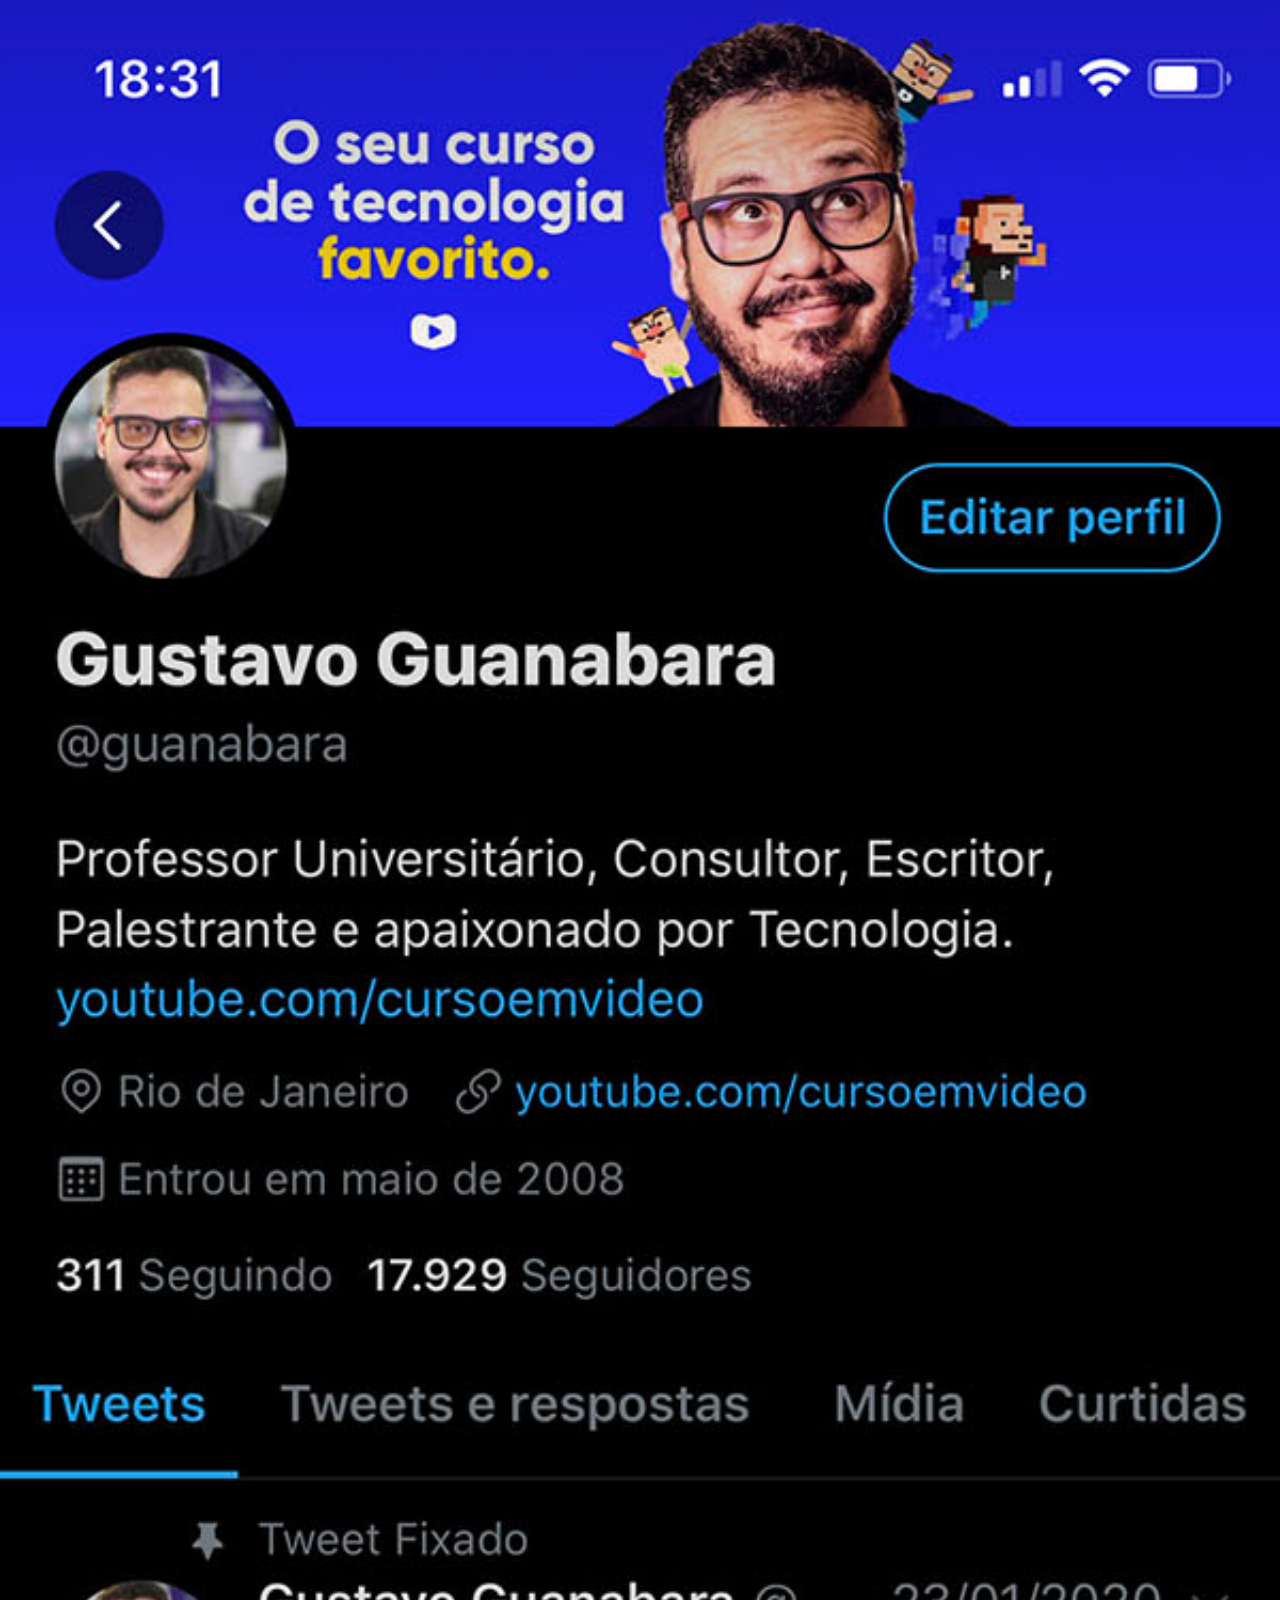
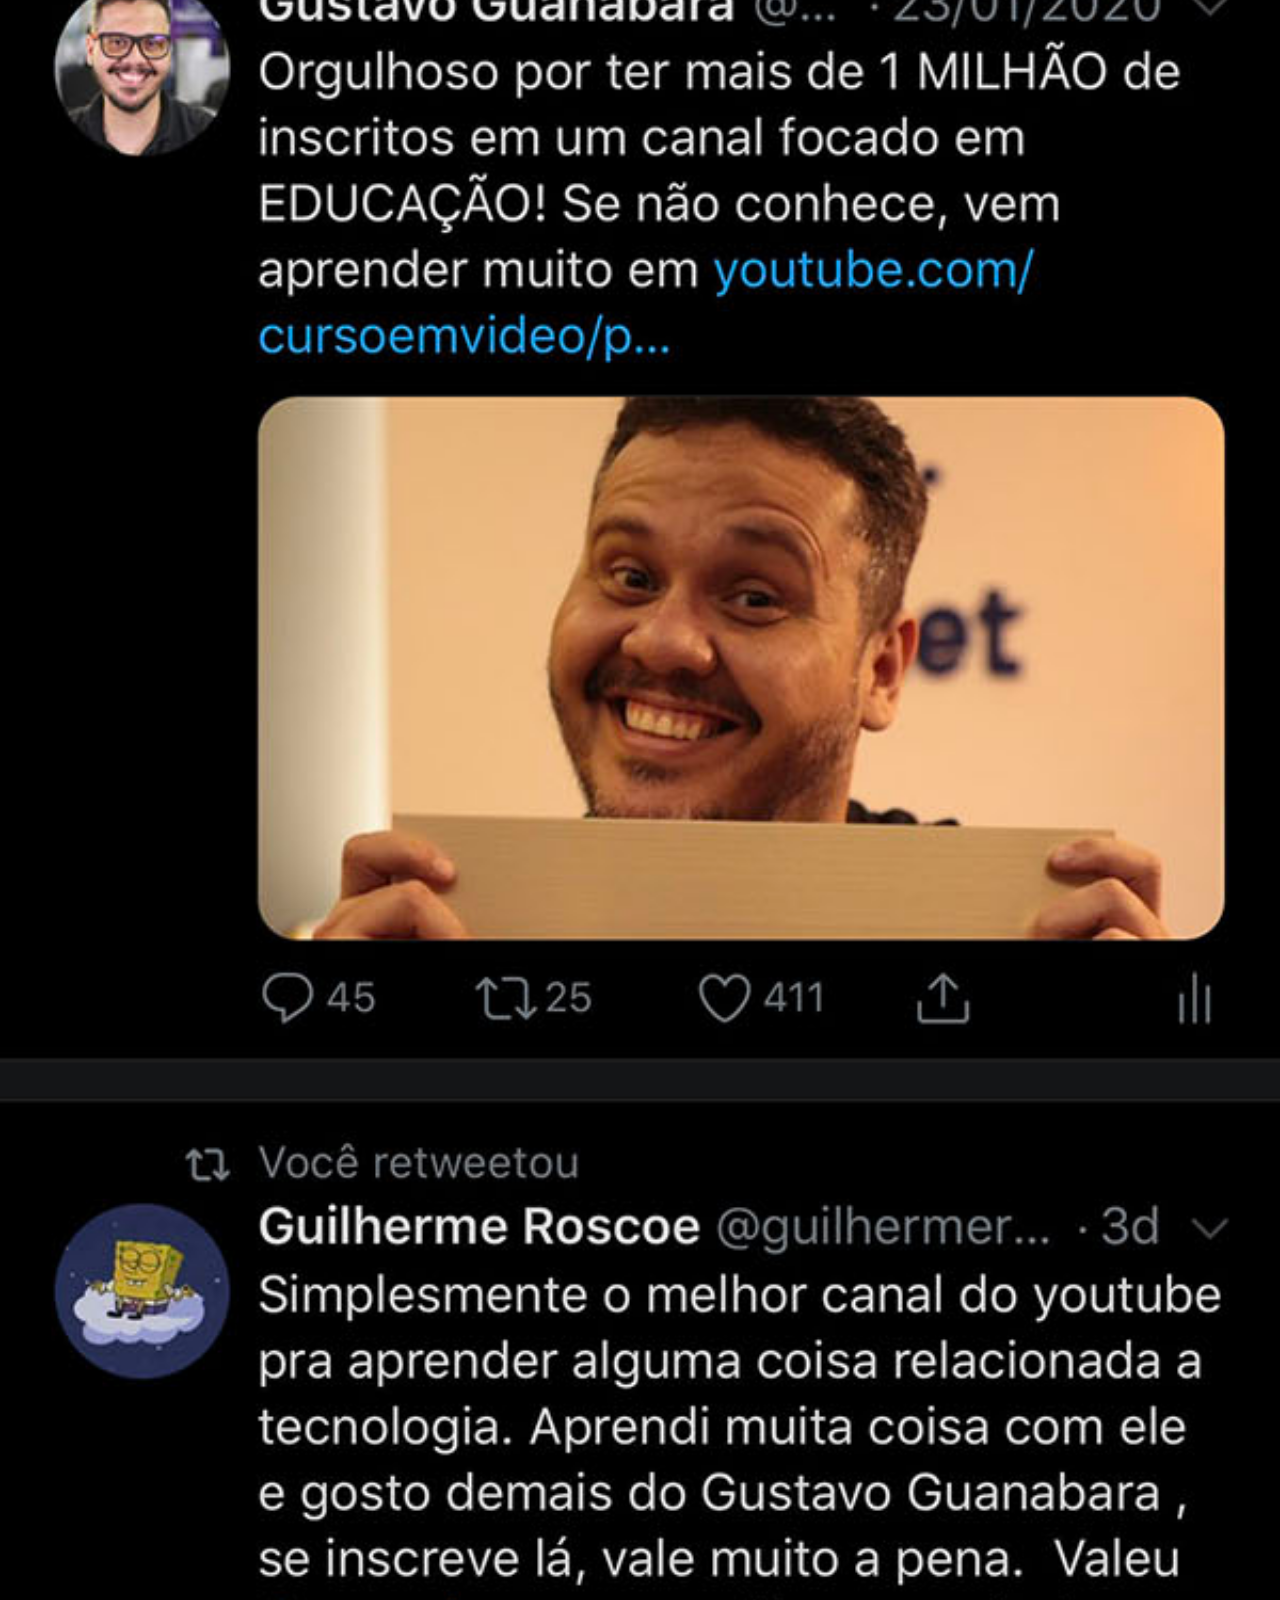
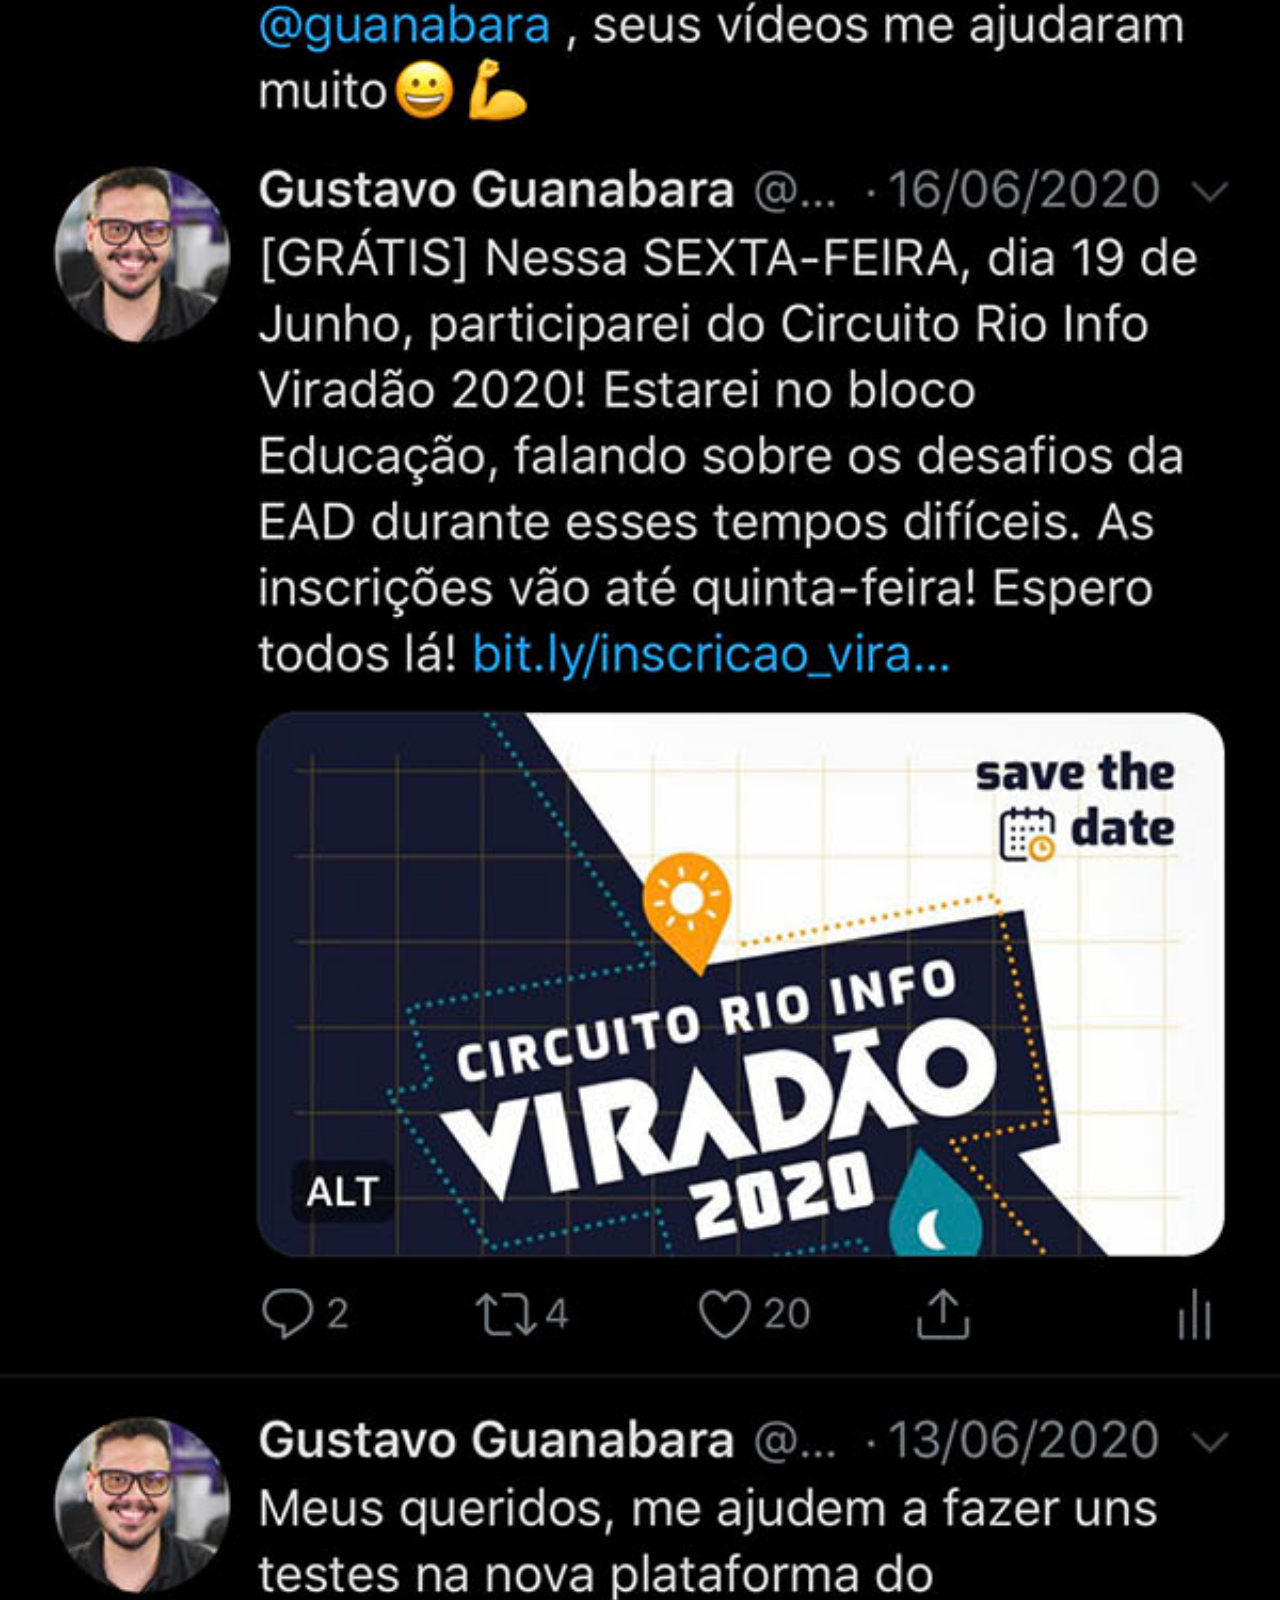
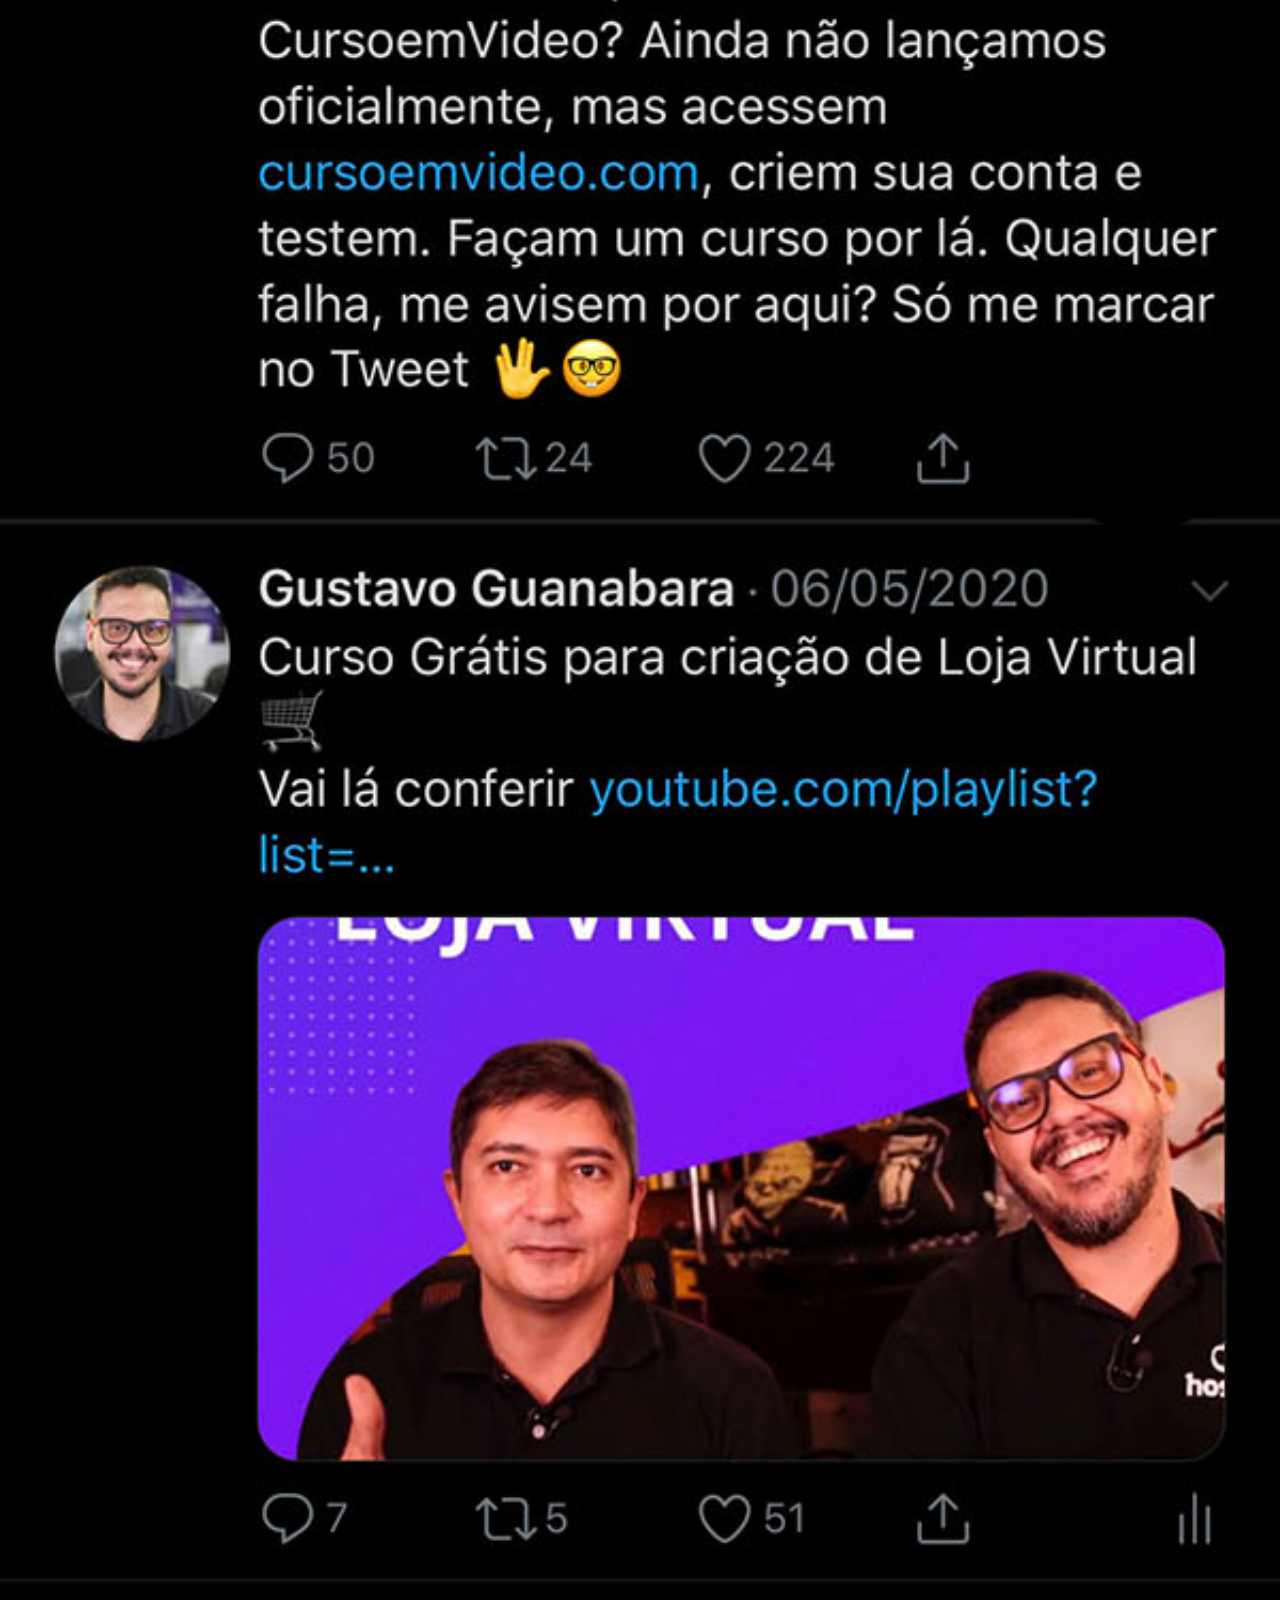
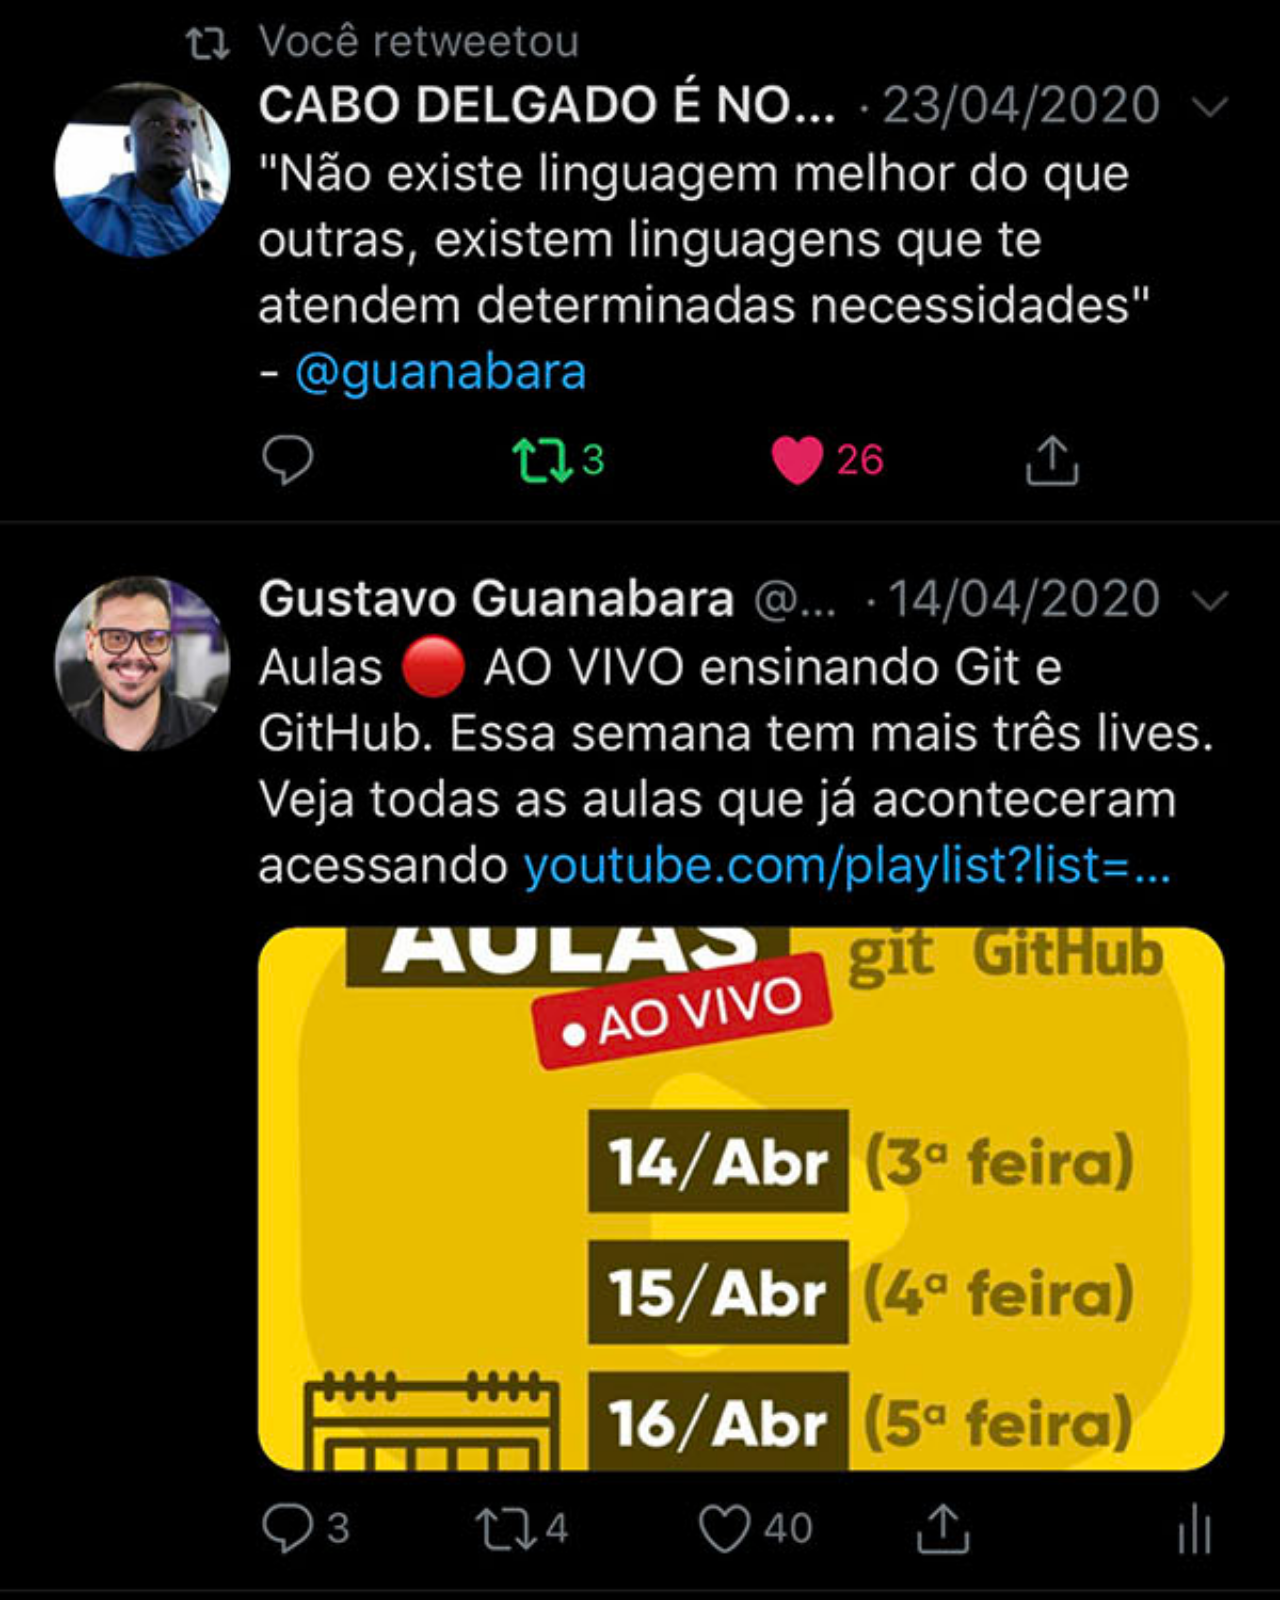
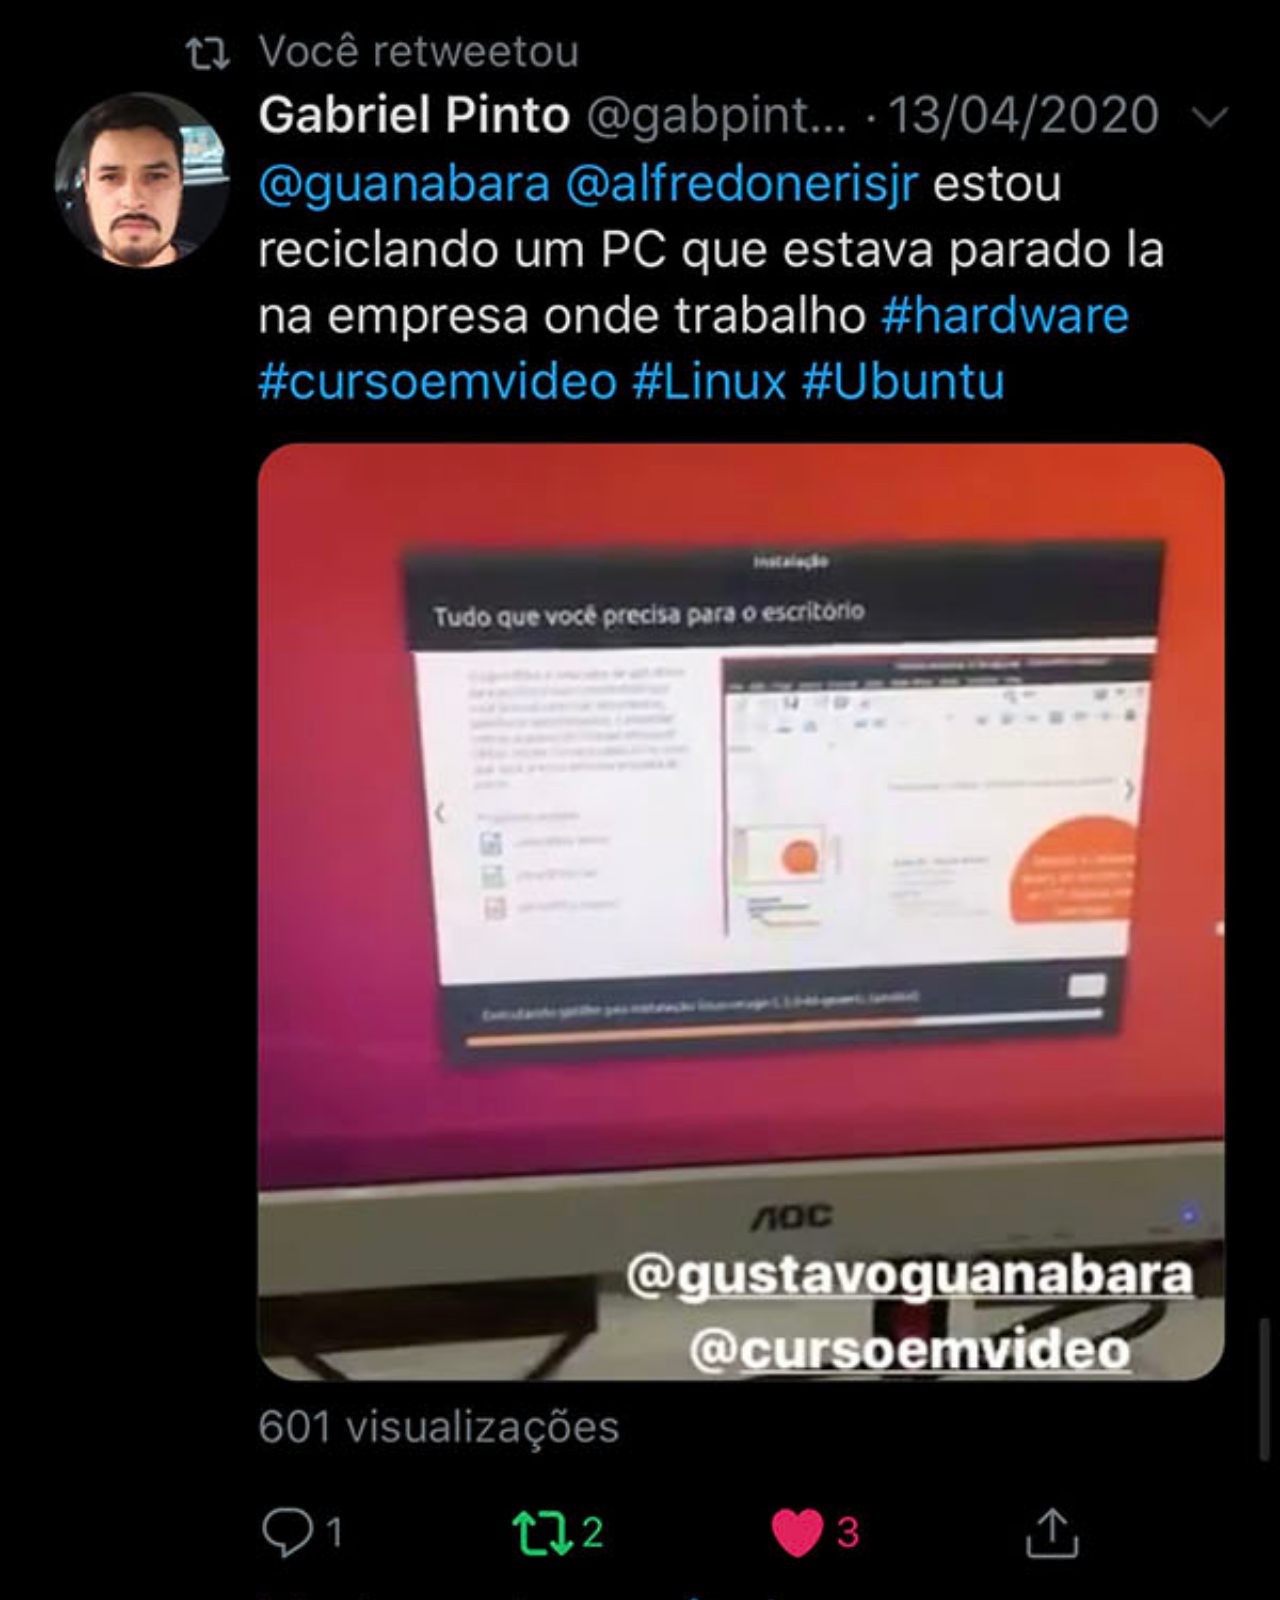
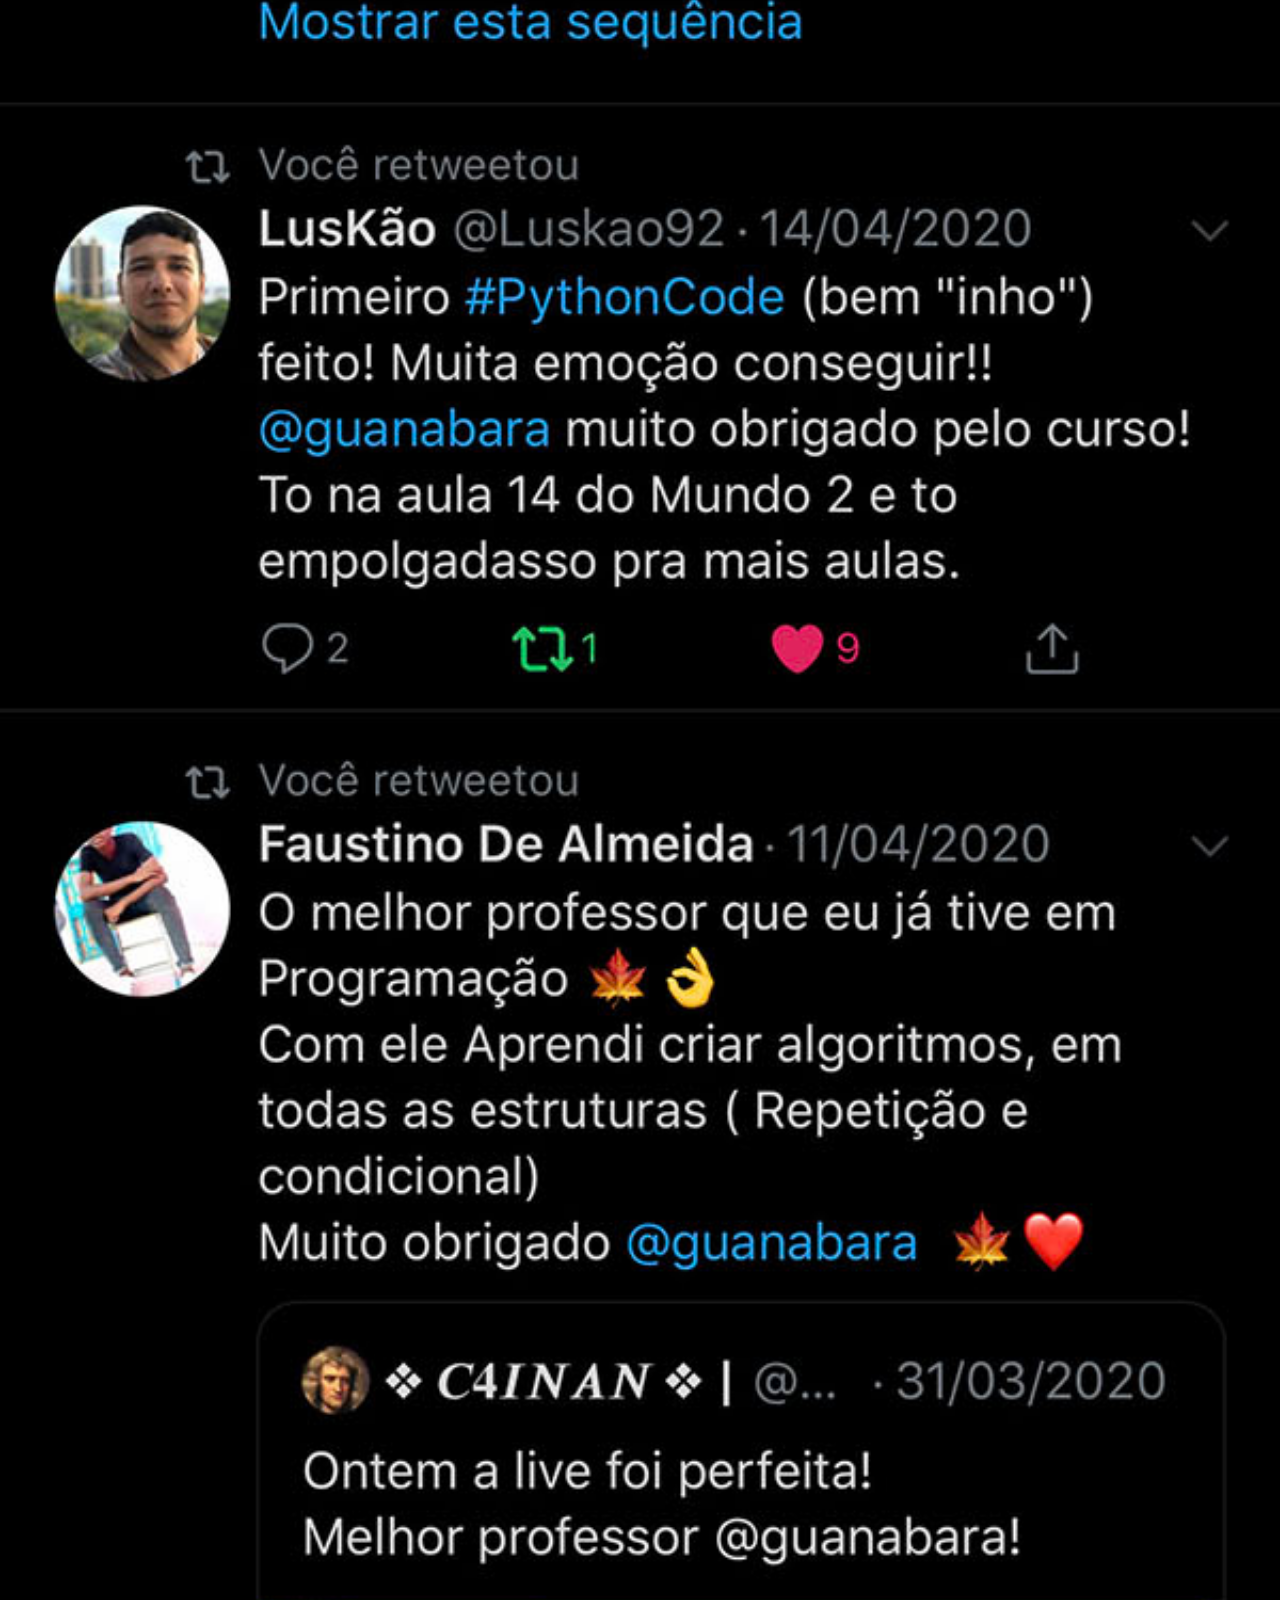
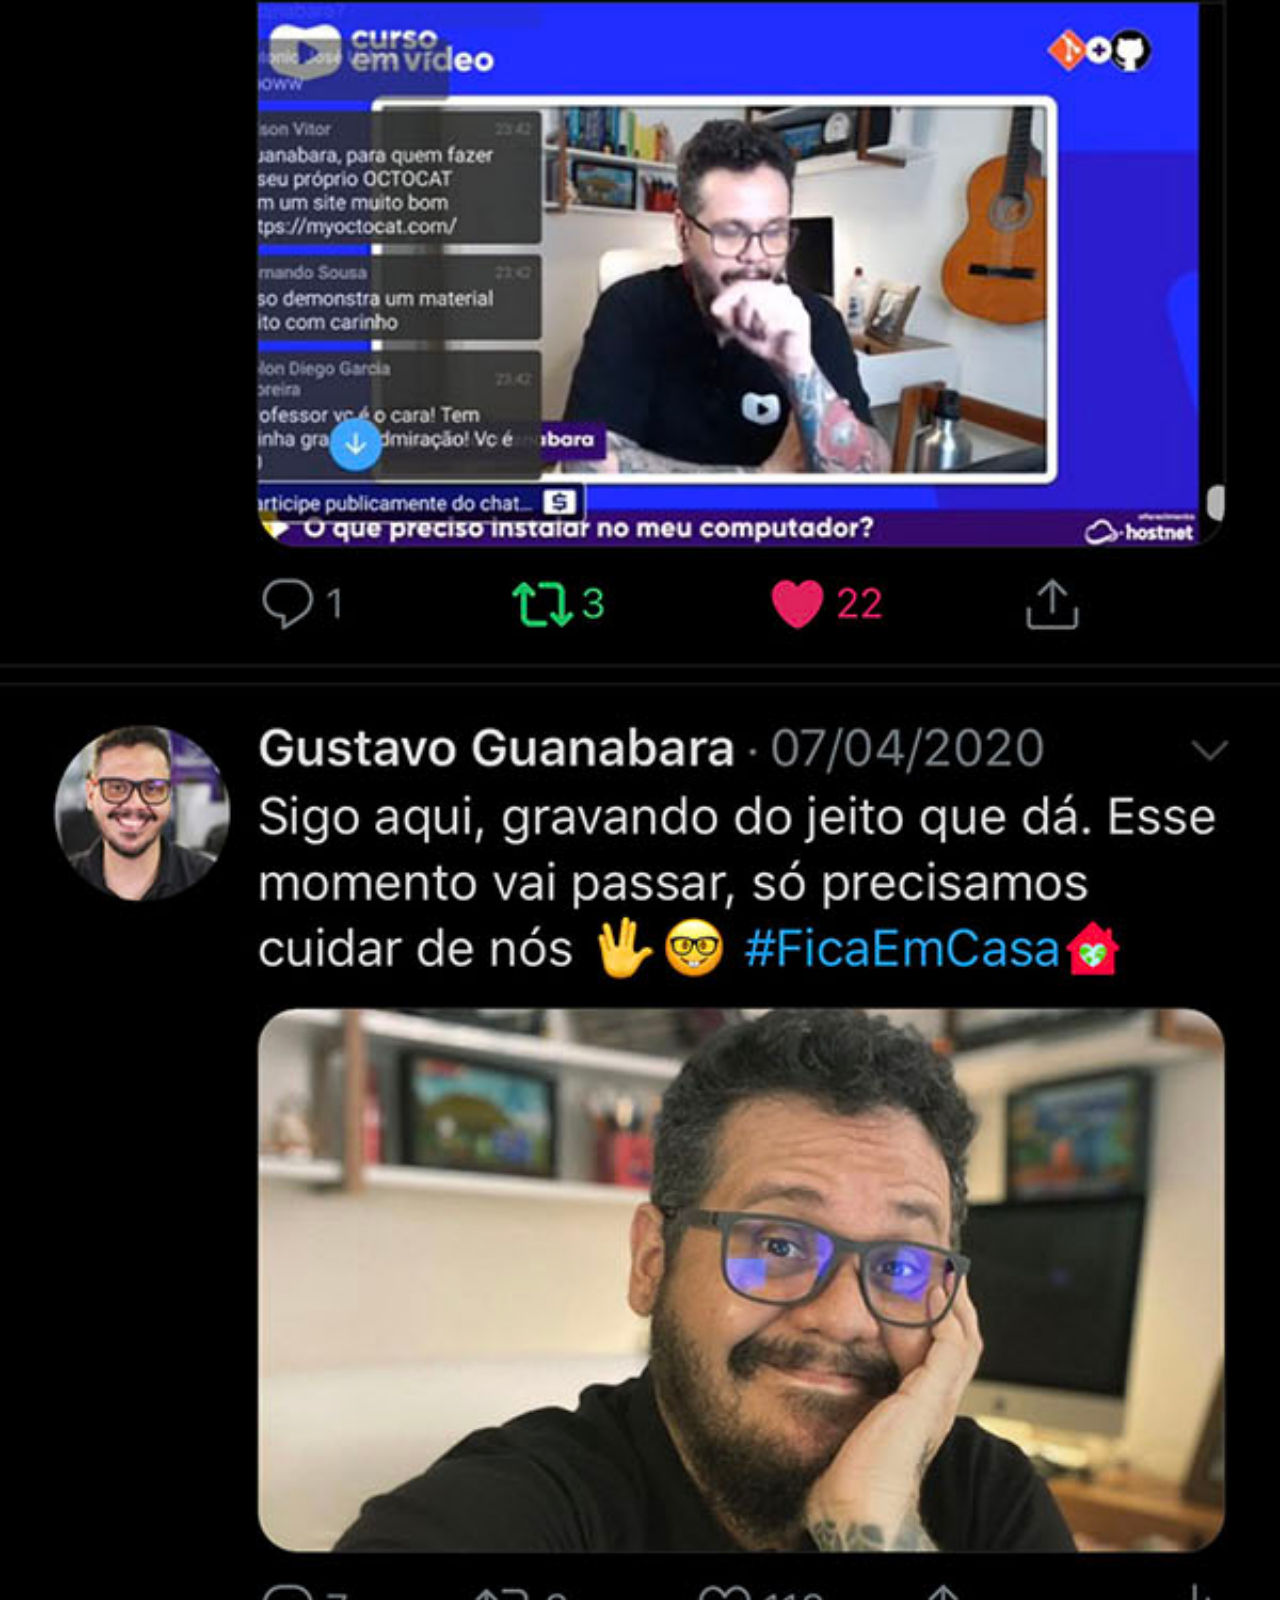
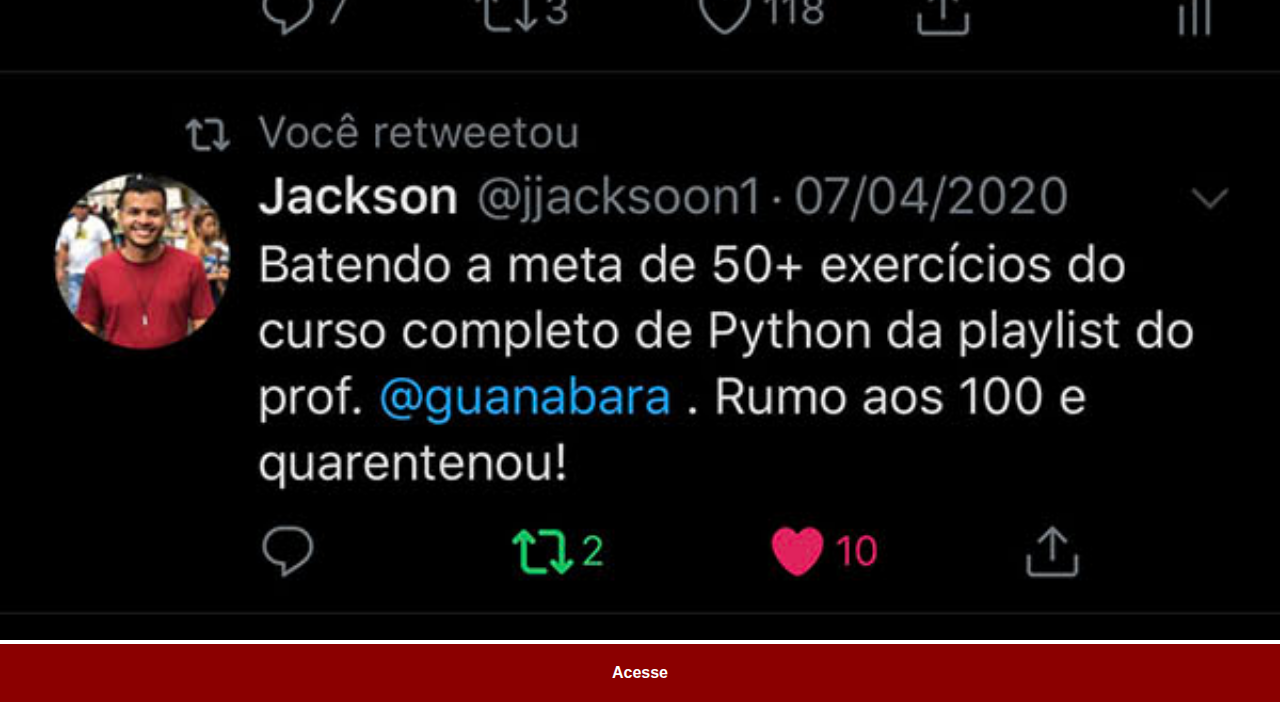
<file: twitter.html>
<!DOCTYPE html>
<html lang="pt-br">
<head>
    <meta charset="UTF-8">
    <meta http-equiv="X-UA-Compatible" content="IE=edge">
    <meta name="viewport" content="width=device-width, initial-scale=1.0">
    <title>Twitter</title>
    <link rel="stylesheet" href="estilos/social.css">
</head>
<body>
    <img src="imagens/tela-twitter.jpg" alt="twitter">
    <a href="https://twitter.com/guanabara">Acesse</a>
</body>
</html>
</file>
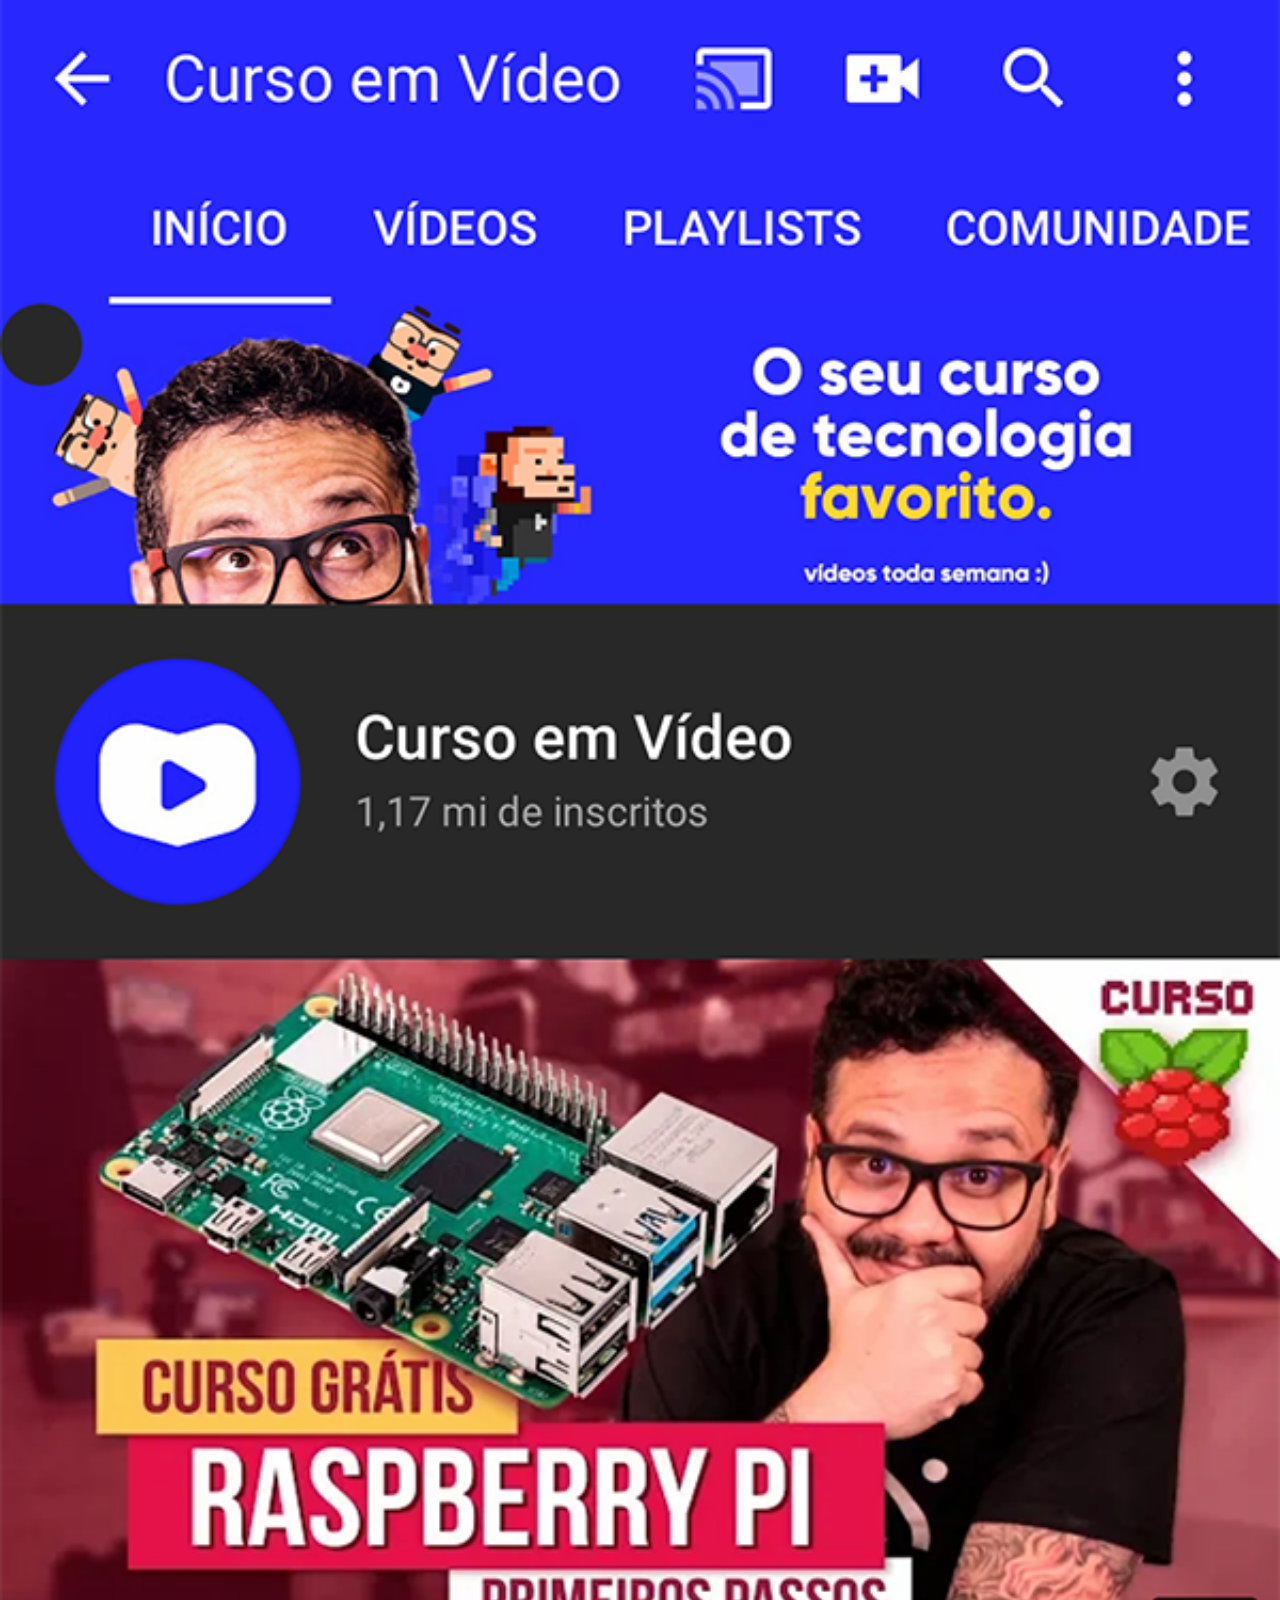
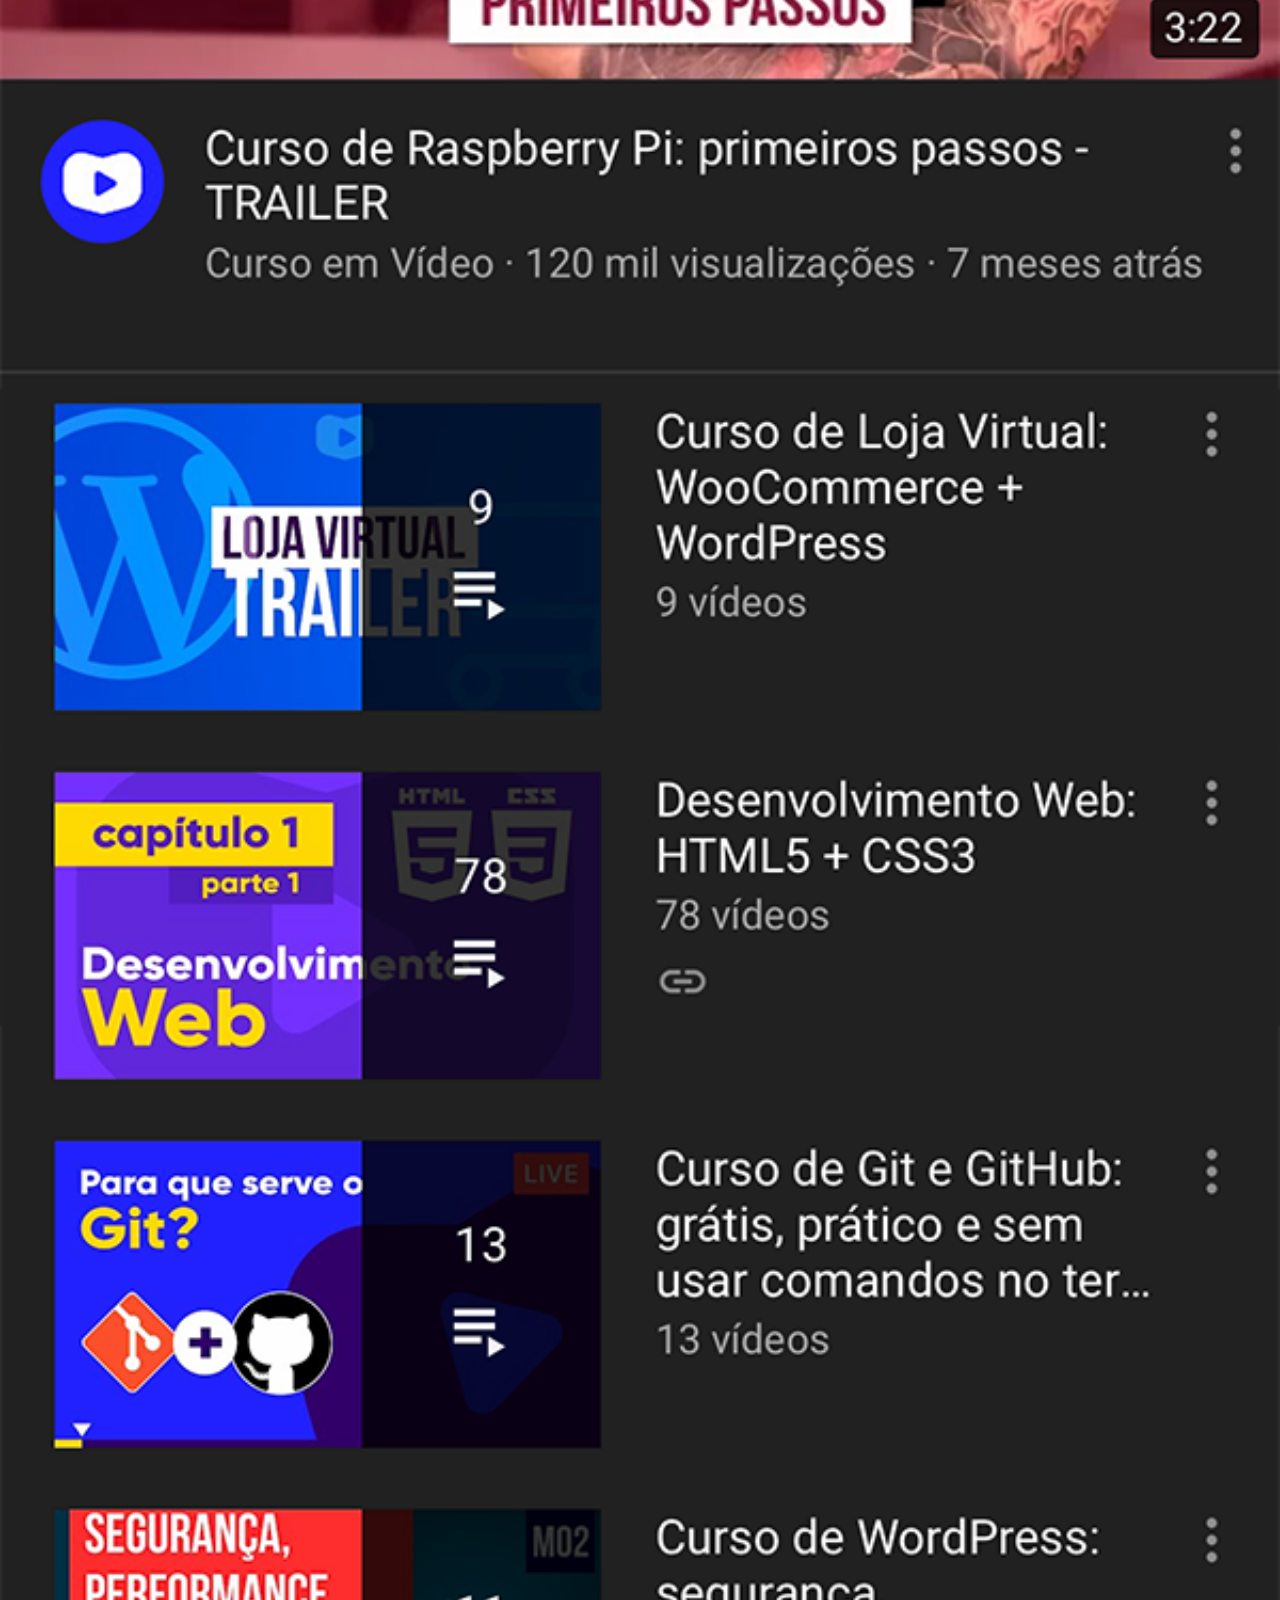
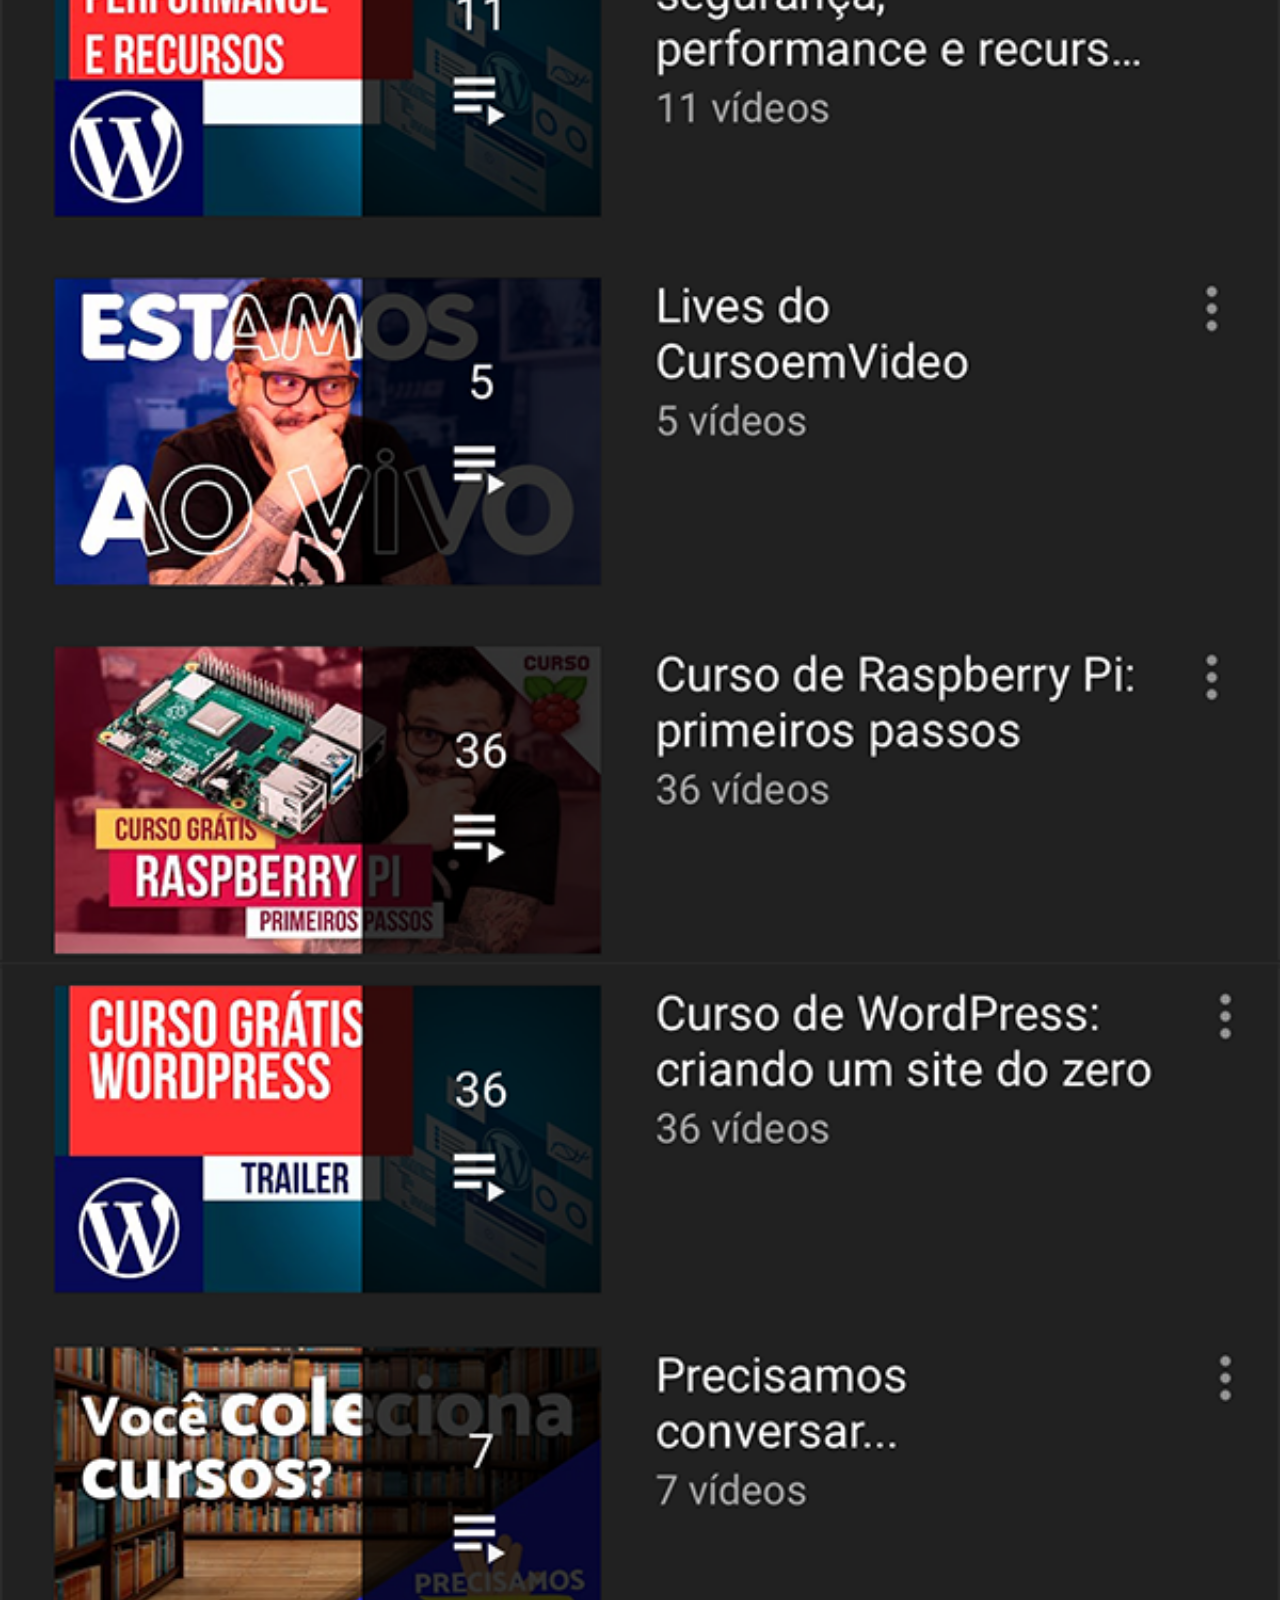
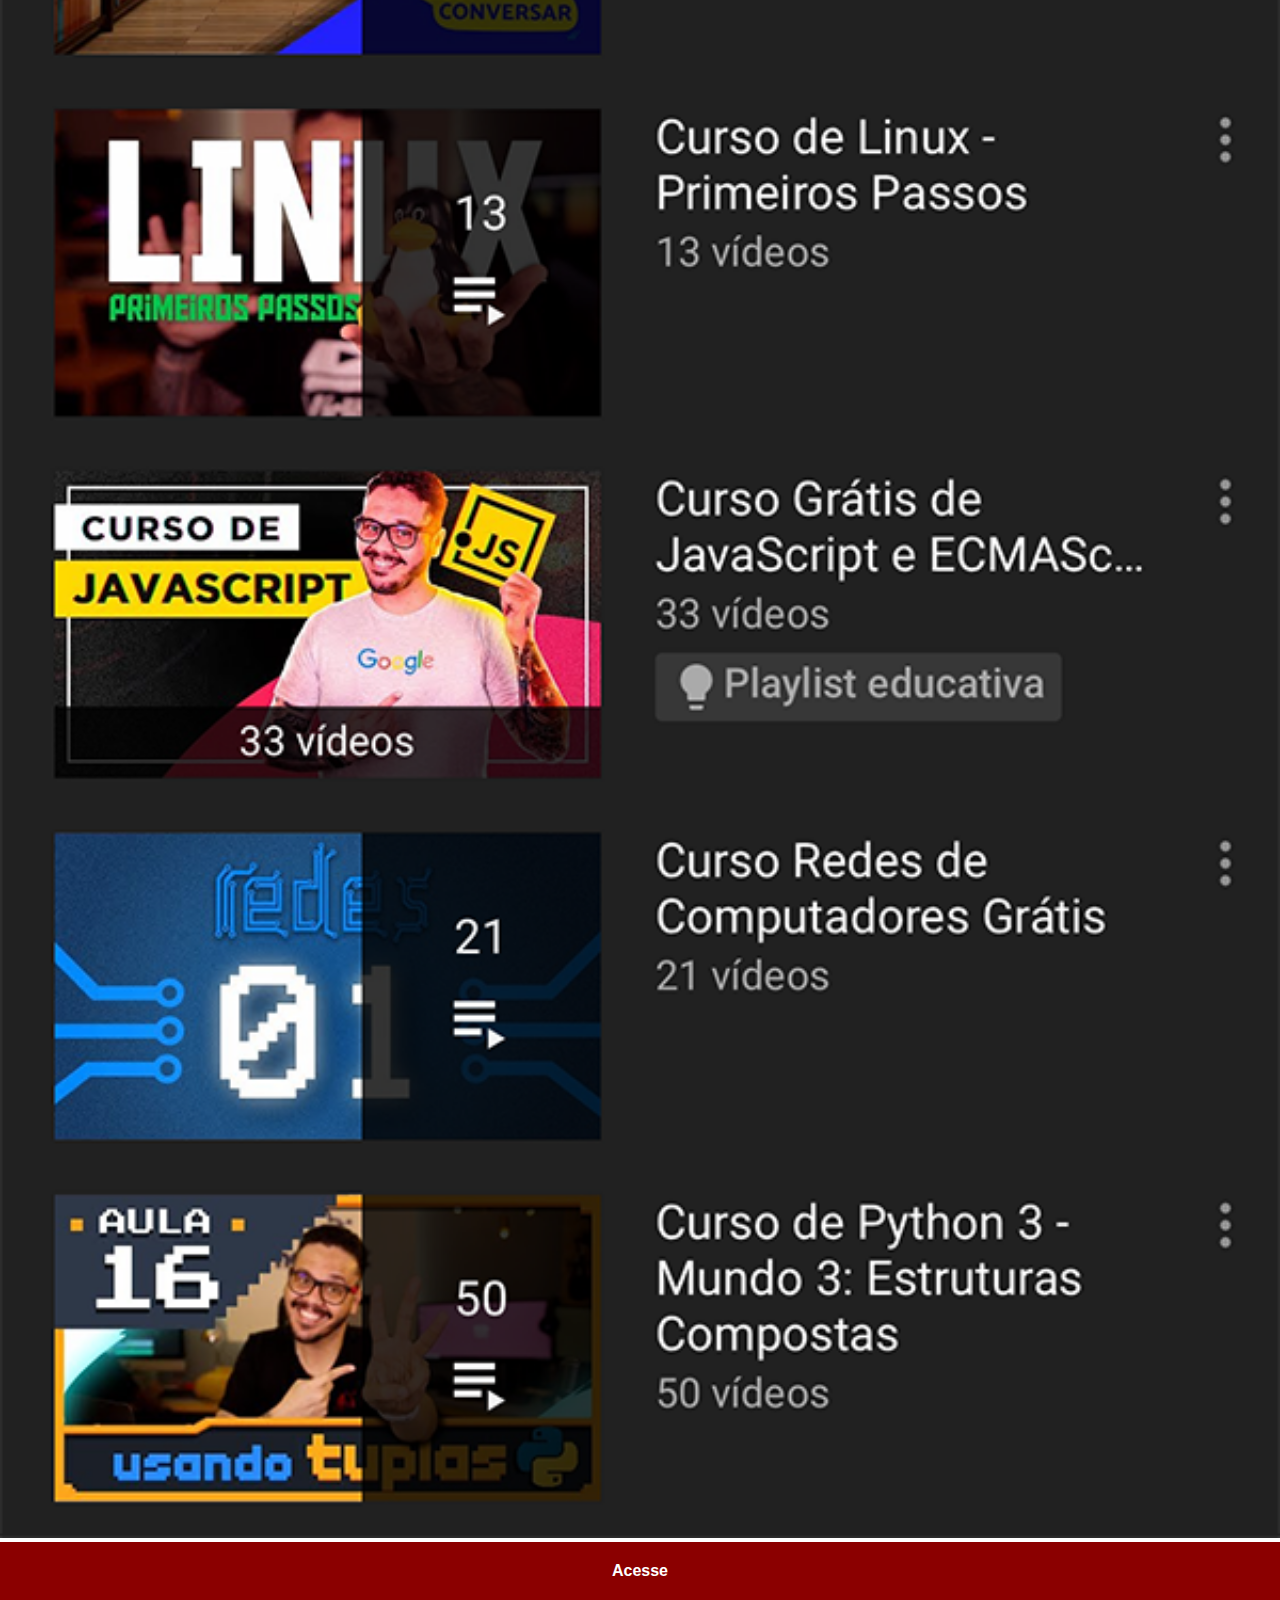
<file: youtube.html>
<!DOCTYPE html>
<html lang="pt-br">
<head>
    <meta charset="UTF-8">
    <meta http-equiv="X-UA-Compatible" content="IE=edge">
    <meta name="viewport" content="width=device-width, initial-scale=1.0">
    <title>Youtube</title>
    <link rel="stylesheet" href="estilos/social.css">
    <style>


    </style>
</head>
<body>
    <img src="imagens/tela-youtube.png" alt="Youtube">
    <a href="https://www.youtube.com/@CursoemVideo/playlists" target="_blank" rel="external">Acesse</a>
</body>
</html>
</file>
<file: estilos/style.css>
@charset "UTF-8";

* {
    margin: 0px;
    padding: 0px;
    font-family: Arial, Helvetica, sans-serif;
    box-sizing: border-box;
}

html, body {
    height: 100vh;
    width: 100vw;
    background-color: black;
}

body {
    background-image: url("../imagens/fundo-madeira.jpg");
    background-position: top center;
    background-size: cover;
    background-attachment: fixed;
    background-repeat: no-repeat;
}

main {
    height: 100vh;
    position: relative;
}

section#telefone {
    height: 627px;
    width: 311px;
    position: absolute;
    left: 50%;
    top: 50%;
    transform: translate(-50%, -50%);
    background-image: url("../imagens/frame-iphone.png");
    background-repeat: no-repeat;
}

#tela {
    position: relative;
    top: 80px;
    left: 21px;
    height: 470px;
    width: 268px;
}

#redes_sociais {
    text-align: right;
}

section#redes_sociais img {
    width: 50px;
    margin: 10px;
    border-radius: 50%;
    box-shadow: 2px 2px 5px rgba(0, 0, 0, 0.469);
}

a {
    text-decoration: none;
}

section#redes_sociais img:hover {
    border: 2px solid rgba(255, 255, 255, 0.655);
    transform: translate(-10px, 5px);
    transition-duration: .3s;
    box-shadow: 5px 5px 10px black; 
}
</file>
<file: style_dos_botoes.css>
@charset "UTF-8";

* {
    margin: 0px;
    padding: 0px;
    font-family: Arial, Helvetica, sans-serif;
}

::-webkit-scrollbar {
    width: 0px;
    height: 0px;
}

img {
    width: 100vw;
}

a {
    display: block;
    background-color: darkred;
    padding: 20px;
    margin-top: -4px;
    text-align: center;
    font-weight: bolder;
    text-decoration: none;
    color: white;
}

a:hover {
    color: black;
    background-color: red;
    text-decoration: underline;
}
</file>
<file: estilos/social.css>
@charset "UTF-8";
* {
    padding: 0px;
    margin: 0px;
    font-family: Arial, Helvetica, sans-serif;
}
img {
    background-size: cover;
    width: 100vw;
}
::-webkit-scrollbar {
    width: 0px;
    height: 0px;
}

a {
    text-decoration: none;
    color: white;
    background-color: darkred;
    font-weight: bolder;
    padding: 20px;
    text-align: center;
    display: block;
}

a:hover {
    background-color: red;
}
</file>
